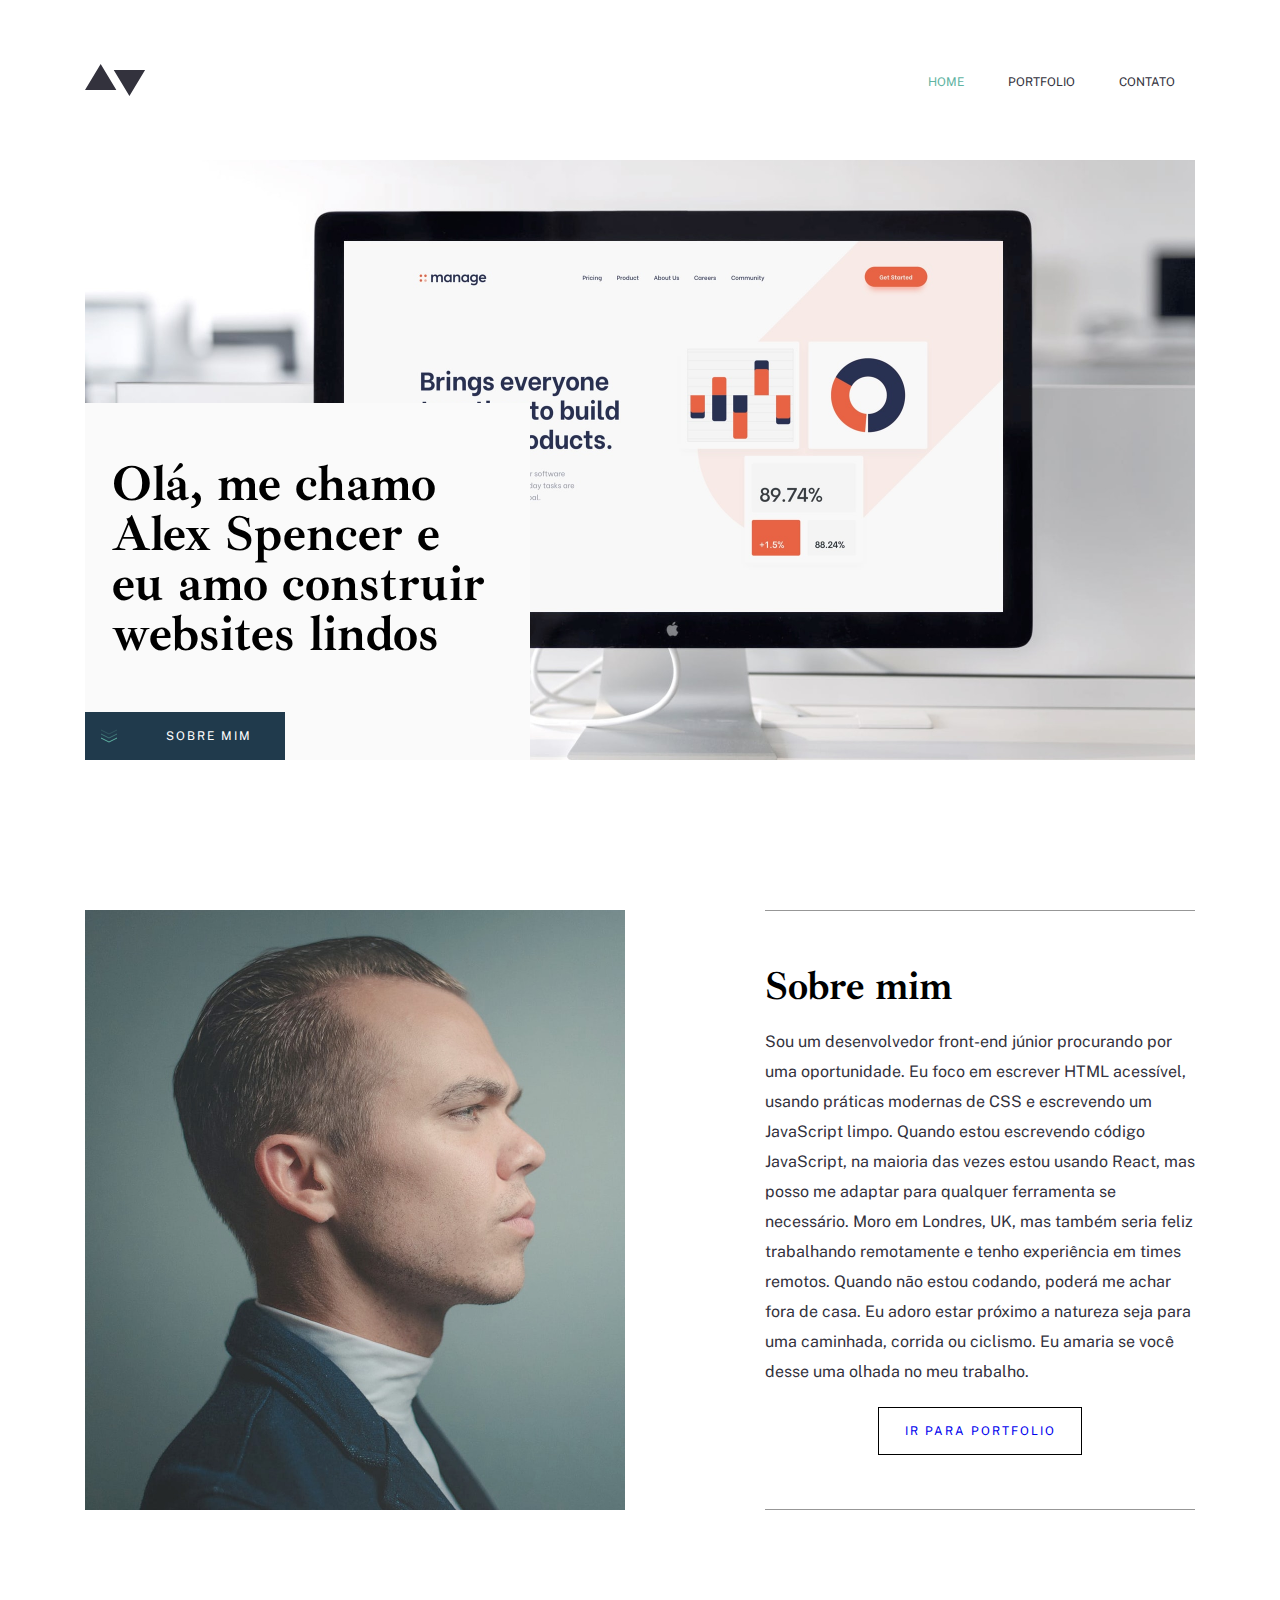
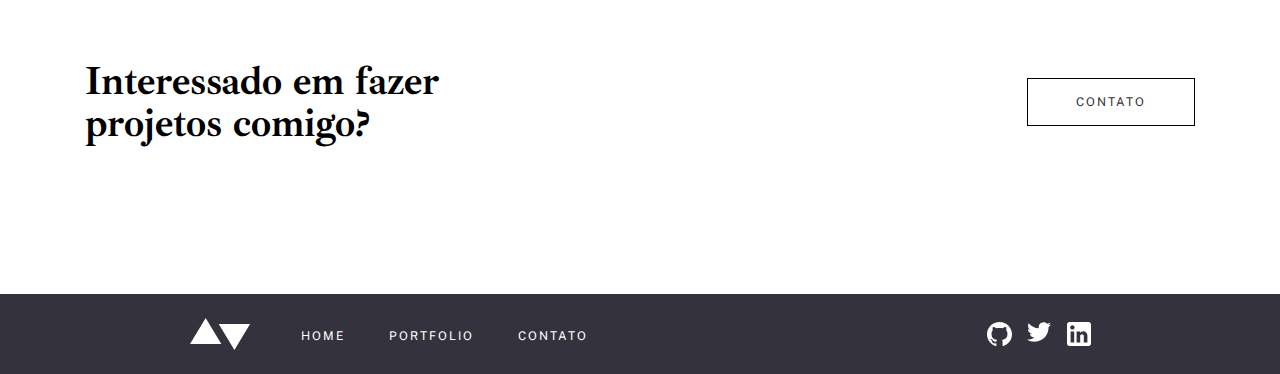
<file: index.html>
<!DOCTYPE html>
<html lang="pt-br">

<head>
    <meta charset="UTF-8">
    <meta http-equiv="X-UA-Compatible" content="IE=edge">
    <meta name="viewport" content="width=device-width, initial-scale=1.0">
    <title>Home</title>

    <link rel="stylesheet" href="./css/global.css">
    <link rel="stylesheet" href="style.css">

    <link rel="preconnect" href="https://fonts.googleapis.com">
    <link rel="preconnect" href="https://fonts.gstatic.com" crossorigin>
    <link
        href="https://fonts.googleapis.com/css2?family=Public+Sans:ital,wght@0,100;0,200;0,300;0,400;0,500;0,600;0,700;0,800;0,900;1,100;1,200;1,300;1,400;1,500;1,600;1,700;1,800;1,900&display=swap"
        rel="stylesheet">

    <link rel="preconnect" href="https://fonts.googleapis.com">
    <link rel="preconnect" href="https://fonts.gstatic.com" crossorigin>
    <link
        href="https://fonts.googleapis.com/css2?family=Ibarra+Real+Nova:ital,wght@0,400;0,500;0,600;0,700;1,400;1,500;1,600;1,700&display=swap"
        rel="stylesheet">
</head>

<body>
    <header>
        <div class="div-header">
            <img src="./assets/icons/Combined Shape.svg" alt="ícone setas combinadas">
            <nav class="nav-header font-family-public-sans">
                <a class="nav-home" href="./index.html">HOME</a>
                <a class="nav-portfolio" href="./pages/portfolio/index.html">PORTFOLIO</a>
                <a class="nav-contact" href="./pages/contato/index.html">CONTATO</a>
            </nav>
        </div>
    </header>
    <main>
        <section class="hero section">
            <img src="./assets/home/image-homepage-hero.jpg" alt="imagem de fundo da seção hero">
            <div class="ola">
                <p class="font-family-ibarra">Olá, me chamo Alex Spencer e eu amo construir websites lindos</p>
                <a class="card-about" href="#about">
                    <div class="card-about-image"><img src="./assets/icons/down-arrows.svg" alt="setas para baixo">
                    </div>
                    <div class="card-about-p font-family-public-sans">
                        SOBRE MIM
                    </div>
                </a>
            </div>
        </section>

        <section class="about section" id="about">
            <img class="section-img" src="./assets/home/image-homepage-profile.jpg" alt="foto de perfil">
            <div class="section-div">
                <div class="rectangle rectangle-up"></div>
                <div class="section-text">
                    <div class="section-text-titulo margin-bottom-20 font-family-ibarra">Sobre mim</div>
                    <div class="section-text-corpo margin-bottom-20 font-family-public-sans">Sou um desenvolvedor
                        front-end júnior
                        procurando por uma
                        oportunidade. Eu foco em escrever HTML acessível, usando práticas modernas de CSS e escrevendo
                        um JavaScript limpo. Quando estou escrevendo código JavaScript, na maioria das vezes estou
                        usando React, mas posso me adaptar para qualquer ferramenta se necessário.
                        Moro em Londres, UK, mas também seria feliz trabalhando remotamente e tenho experiência em times
                        remotos. Quando não estou codando, poderá me achar fora de casa. Eu adoro estar próximo a
                        natureza seja para uma caminhada, corrida ou ciclismo. Eu amaria se você desse uma olhada no meu
                        trabalho.
                    </div>
                    <a class="section-text-botton font-family-public-sans" href="./pages/portfolio/index.html">Ir para
                        portfolio</a>
                </div>
                <div class="rectangle rectangle-down"></div>
            </div>
        </section>
    </main>
    <footer>
        <div class="contact">
            <div class="contact-interest font-family-ibarra">Interessado em fazer projetos comigo?</div>
            <a class="contact-button font-family-public-sans" href="./pages/contato/index.html">contato</a>
        </div>
        <div class="div-footer">
            <div class="div-footer-navs">
                <img src="./assets/icons/Combined Shape 2.svg" alt="ícone setas combinadas">
                <nav class="nav-footer font-family-public-sans">
                    <a href="#">HOME</a>
                    <a href="./pages/portfolio/index.html">PORTFOLIO</a>
                    <a href="./pages/contato/index.html">CONTATO</a>
                </nav>
            </div>
            <div class="div-socials">
                <a href="https://github.com/vitordacio" target="_blank"><img src="./assets/icons/github-light.svg"
                        alt="GitHub"></a>
                <a href=""><img src="./assets/icons/twitter-light.svg" alt="Twitter"></a>
                <a href="https://www.linkedin.com/in/vitordacio/" target="_blank"><img
                        src="./assets/icons/linkedin-light.svg" alt="Linkedin"></a>
            </div>
        </div>
    </footer>
</body>

</html>
</file>
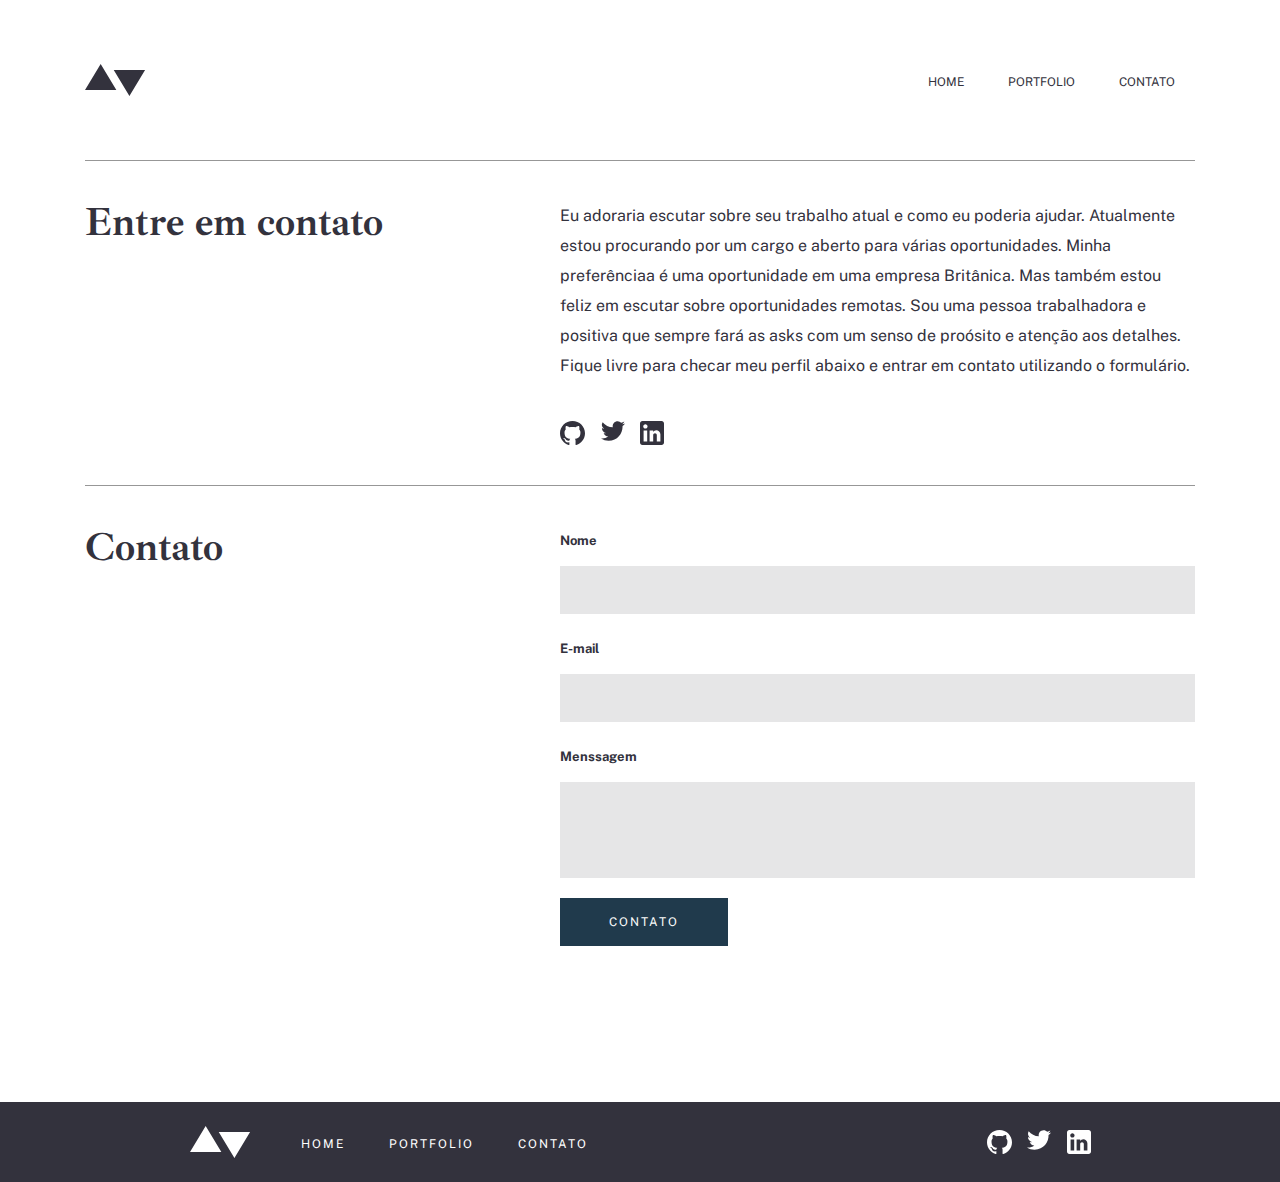
<file: pages/contato/index.html>
<!DOCTYPE html>
<html lang="pt-br">

<head>
    <meta charset="UTF-8">
    <meta http-equiv="X-UA-Compatible" content="IE=edge">
    <meta name="viewport" content="width=device-width, initial-scale=1.0">
    <title>Contato</title>

    <link rel="stylesheet" href="../../css/global.css">
    <link rel="stylesheet" href="style.css">

    <link rel="preconnect" href="https://fonts.googleapis.com">
    <link rel="preconnect" href="https://fonts.gstatic.com" crossorigin>
    <link
        href="https://fonts.googleapis.com/css2?family=Public+Sans:ital,wght@0,100;0,200;0,300;0,400;0,500;0,600;0,700;0,800;0,900;1,100;1,200;1,300;1,400;1,500;1,600;1,700;1,800;1,900&display=swap"
        rel="stylesheet">

    <link rel="preconnect" href="https://fonts.googleapis.com">
    <link rel="preconnect" href="https://fonts.gstatic.com" crossorigin>
    <link
        href="https://fonts.googleapis.com/css2?family=Ibarra+Real+Nova:ital,wght@0,400;0,500;0,600;0,700;1,400;1,500;1,600;1,700&display=swap"
        rel="stylesheet">
</head>

<body>
    <header>
        <div class="div-header">
            <img src="../../assets/icons/Combined Shape.svg" alt="ícone setas combinadas">
            <nav class="nav-header font-family-public-sans">
                <a class="nav-home" href="../../index.html">HOME</a>
                <a class="nav-portfolio" href="../portfolio/index.html">PORTFOLIO</a>
                <a class="nav-contact" href="../contato/index.html">CONTATO</a>
            </nav>
        </div>
    </header>
    <main>
        <div class="rectangle-contact margin-bottom-40"></div>
        <div class="contact-section entry">
            <h1 class="font-family-ibarra">Entre em contato</h1>
            <div class="entry-right font-family-public-sans">
                <p class="margin-bottom-40">Eu adoraria escutar sobre seu trabalho atual e como eu poderia ajudar.
                    Atualmente estou procurando
                    por um cargo e aberto para várias oportunidades. Minha preferênciaa é uma oportunidade em uma
                    empresa Britânica. Mas também estou feliz em escutar sobre oportunidades remotas. Sou uma pessoa
                    trabalhadora e positiva que sempre fará as asks com um senso de proósito e atenção aos detalhes.
                    Fique livre para checar meu perfil abaixo e entrar em contato utilizando o formulário.</p>
                <div class="div-socials margin-bottom-40">
                    <a href="https://github.com/vitordacio" target="_blank"><img
                            src="../../assets/icons/github-dark.svg" alt="GitHub"></a>
                    <a href=""><img src="../../assets/icons/twitter-dark.svg" alt="Twitter"></a>
                    <a href="https://www.linkedin.com/in/vitordacio/" target="_blank"><img
                            src="../../assets/icons/linkedin-dark.svg" alt="Linkedin"></a>
                </div>
            </div>
        </div>
        <div class="rectangle-contact margin-bottom-40"></div>
        <div class="contact-section receive margin-bottom-150">
            <h1 class="font-family-ibarra">Contato</h1>
            <div class="input-contact font-family-public-sans">
                <div class="contact-name margin-bottom-20">
                    <h2 class="margin-bottom-10">Nome</h2><input type="text">
                </div>
                <div class="contact-email margin-bottom-20">
                    <h2 class="margin-bottom-10">E-mail</h2><input type="text">
                </div>
                <div class="contact-message margin-bottom-20">
                    <h2 class="margin-bottom-10">Menssagem</h2><input type="text">
                </div>
                <a class="contact-button font-family-public-sans" href="">contato</a>
            </div>
        </div>
    </main>
    <footer>
        <div class="div-footer">
            <div class="div-footer-navs">
                <img src="../../assets/icons/Combined Shape 2.svg" alt="ícone setas combinadas">
                <nav class="nav-footer font-family-public-sans">
                    <a href="../../index.html">HOME</a>
                    <a href="../portfolio/index.html">PORTFOLIO</a>
                    <a href="#">CONTATO</a>
                </nav>
            </div>
            <div class="div-socials">
                <a href="https://github.com/vitordacio" target="_blank"><img src="../../assets/icons/github-light.svg"
                        alt="GitHub"></a>
                <a href=""><img src="../../assets/icons/twitter-light.svg" alt="Twitter"></a>
                <a href="https://www.linkedin.com/in/vitordacio/" target="_blank"><img
                        src="../../assets/icons/linkedin-light.svg" alt="Linkedin"></a>
            </div>
        </div>
    </footer>
</body>

</html>
</file>
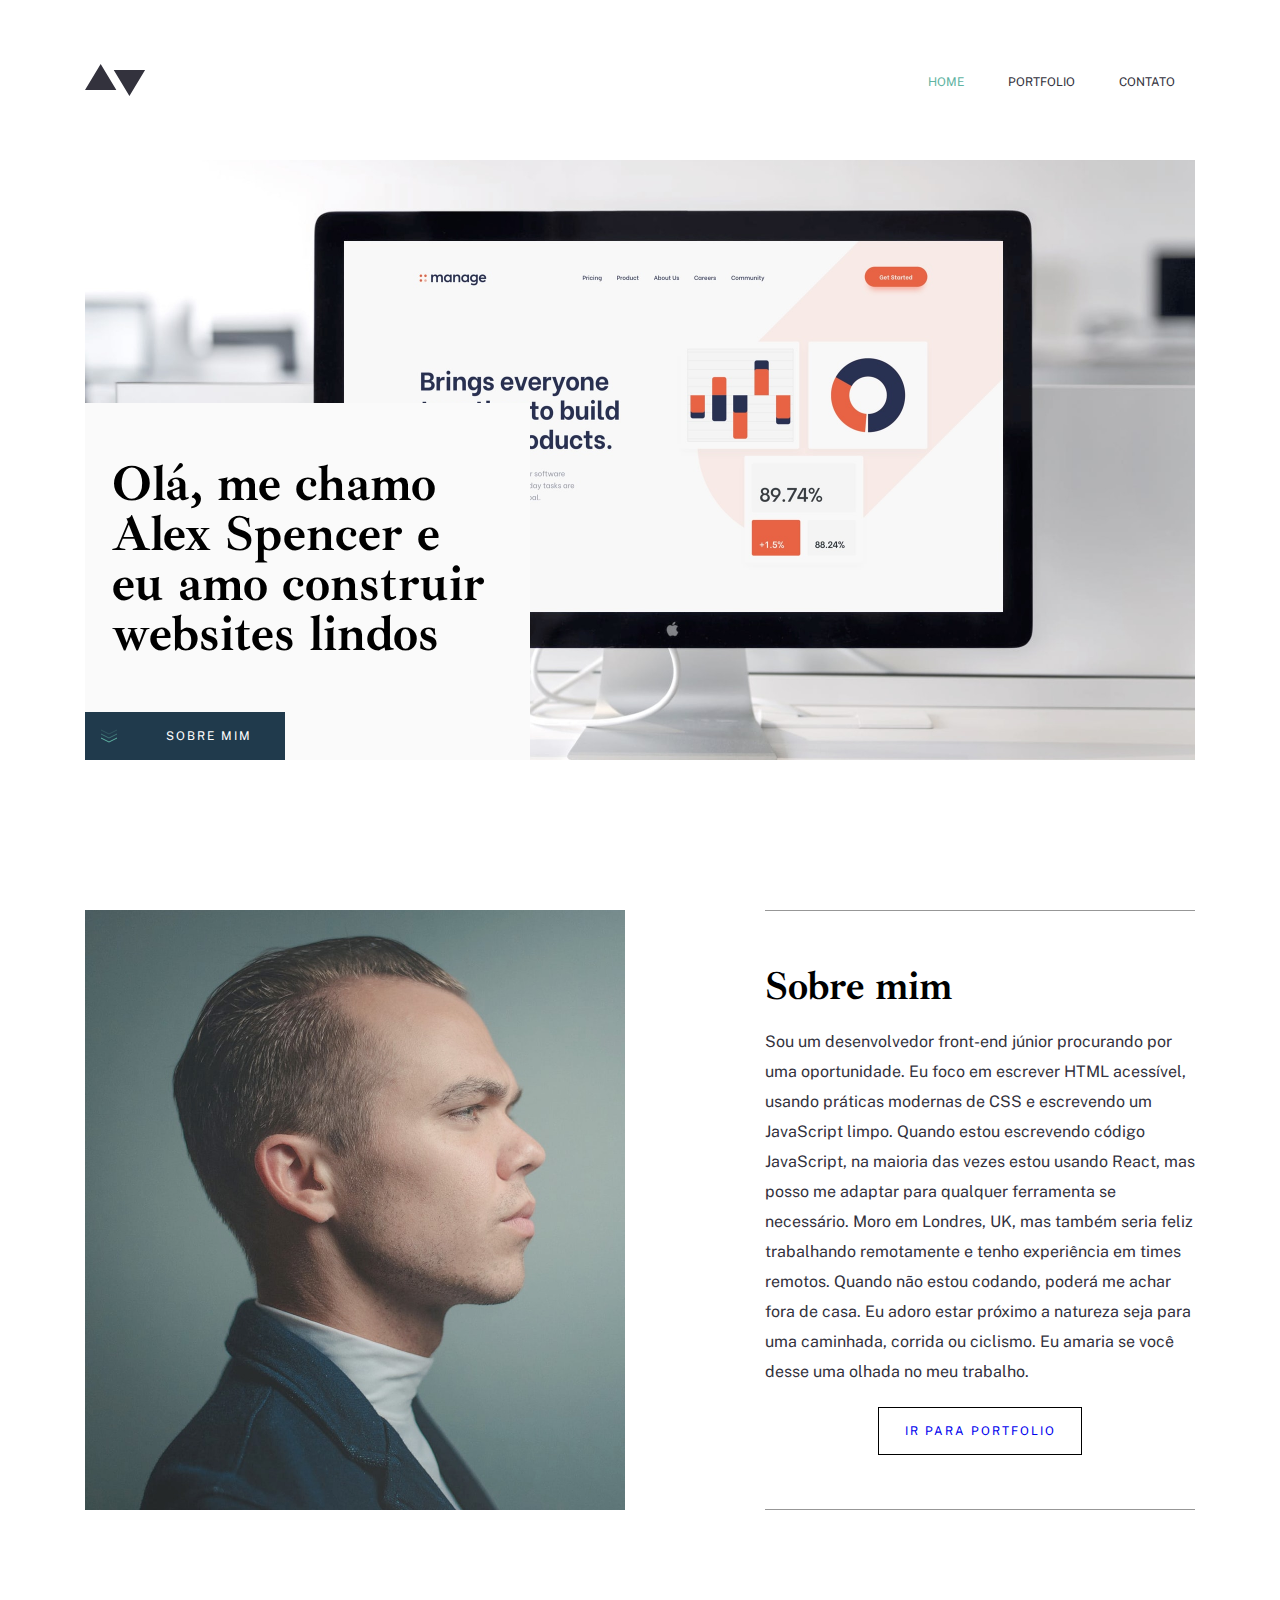
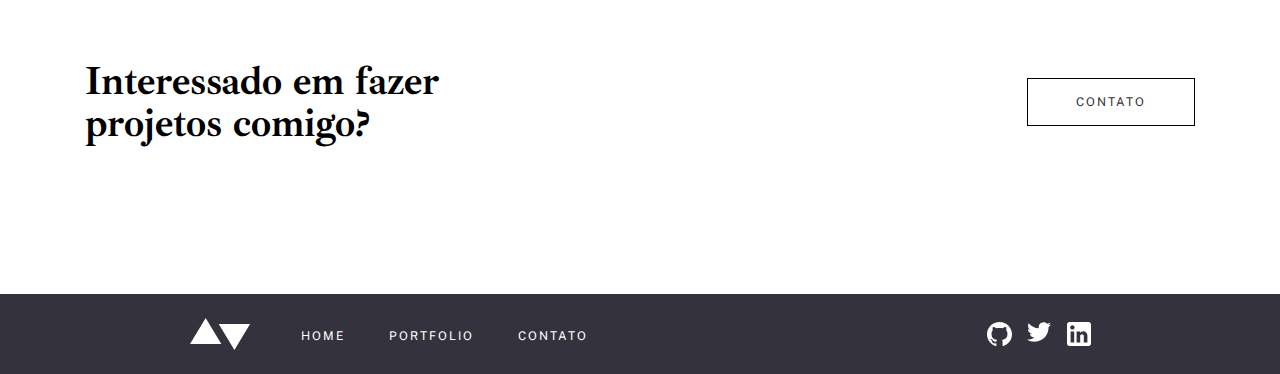
<file: pages/home/index.html>
<!DOCTYPE html>
<html lang="pt-br">

<head>
    <meta charset="UTF-8">
    <meta http-equiv="X-UA-Compatible" content="IE=edge">
    <meta name="viewport" content="width=device-width, initial-scale=1.0">
    <title>Home</title>

    <link rel="stylesheet" href="../../css/global.css">
    <link rel="stylesheet" href="style.css">

    <link rel="preconnect" href="https://fonts.googleapis.com">
    <link rel="preconnect" href="https://fonts.gstatic.com" crossorigin>
    <link
        href="https://fonts.googleapis.com/css2?family=Public+Sans:ital,wght@0,100;0,200;0,300;0,400;0,500;0,600;0,700;0,800;0,900;1,100;1,200;1,300;1,400;1,500;1,600;1,700;1,800;1,900&display=swap"
        rel="stylesheet">

    <link rel="preconnect" href="https://fonts.googleapis.com">
    <link rel="preconnect" href="https://fonts.gstatic.com" crossorigin>
    <link
        href="https://fonts.googleapis.com/css2?family=Ibarra+Real+Nova:ital,wght@0,400;0,500;0,600;0,700;1,400;1,500;1,600;1,700&display=swap"
        rel="stylesheet">
</head>

<body>
    <header>
        <div class="div-header">
            <img src="../../assets/icons/Combined Shape.svg" alt="ícone setas combinadas">
            <nav class="nav-header font-family-public-sans">
                <a class="nav-home" href="../home/index.html">HOME</a>
                <a class="nav-portfolio" href="../portfolio/index.html">PORTFOLIO</a>
                <a class="nav-contact" href="../contato/index.html">CONTATO</a>
            </nav>
        </div>
    </header>
    <main>
        <section class="hero section">
            <img src="../../assets/home/image-homepage-hero.jpg" alt="imagem de fundo da seção hero">
            <div class="ola">
                <p class="font-family-ibarra">Olá, me chamo Alex Spencer e eu amo construir websites lindos</p>
                <a class="card-about" href="#about">
                    <div class="card-about-image"><img src="../../assets/icons/down-arrows.svg" alt="setas para baixo">
                    </div>
                    <div class="card-about-p font-family-public-sans">
                        SOBRE MIM
                    </div>
                </a>
            </div>
        </section>

        <section class="about section" id="about">
            <img class="section-img" src="../../assets/home/image-homepage-profile.jpg" alt="foto de perfil">
            <div class="section-div">
                <div class="rectangle rectangle-up"></div>
                <div class="section-text">
                    <div class="section-text-titulo margin-bottom-20 font-family-ibarra">Sobre mim</div>
                    <div class="section-text-corpo margin-bottom-20 font-family-public-sans">Sou um desenvolvedor
                        front-end júnior
                        procurando por uma
                        oportunidade. Eu foco em escrever HTML acessível, usando práticas modernas de CSS e escrevendo
                        um JavaScript limpo. Quando estou escrevendo código JavaScript, na maioria das vezes estou
                        usando React, mas posso me adaptar para qualquer ferramenta se necessário.
                        Moro em Londres, UK, mas também seria feliz trabalhando remotamente e tenho experiência em times
                        remotos. Quando não estou codando, poderá me achar fora de casa. Eu adoro estar próximo a
                        natureza seja para uma caminhada, corrida ou ciclismo. Eu amaria se você desse uma olhada no meu
                        trabalho.
                    </div>
                    <a class="section-text-botton font-family-public-sans" href="../portfolio/index.html">Ir para
                        portfolio</a>
                </div>
                <div class="rectangle rectangle-down"></div>
            </div>
        </section>
    </main>
    <footer>
        <div class="contact">
            <div class="contact-interest font-family-ibarra">Interessado em fazer projetos comigo?</div>
            <a class="contact-button font-family-public-sans" href="../contato/index.html">contato</a>
        </div>
        <div class="div-footer">
            <div class="div-footer-navs">
                <img src="../../assets/icons/Combined Shape 2.svg" alt="ícone setas combinadas">
                <nav class="nav-footer font-family-public-sans">
                    <a href="#">HOME</a>
                    <a href="../portfolio/index.html">PORTFOLIO</a>
                    <a href="../contato/index.html">CONTATO</a>
                </nav>
            </div>
            <div class="div-socials">
                <a href="https://github.com/vitordacio" target="_blank"><img src="../../assets/icons/github-light.svg"
                        alt="GitHub"></a>
                <a href=""><img src="../../assets/icons/twitter-light.svg" alt="Twitter"></a>
                <a href="https://www.linkedin.com/in/vitordacio/" target="_blank"><img
                        src="../../assets/icons/linkedin-light.svg" alt="Linkedin"></a>
            </div>
        </div>
    </footer>
</body>

</html>
</file>
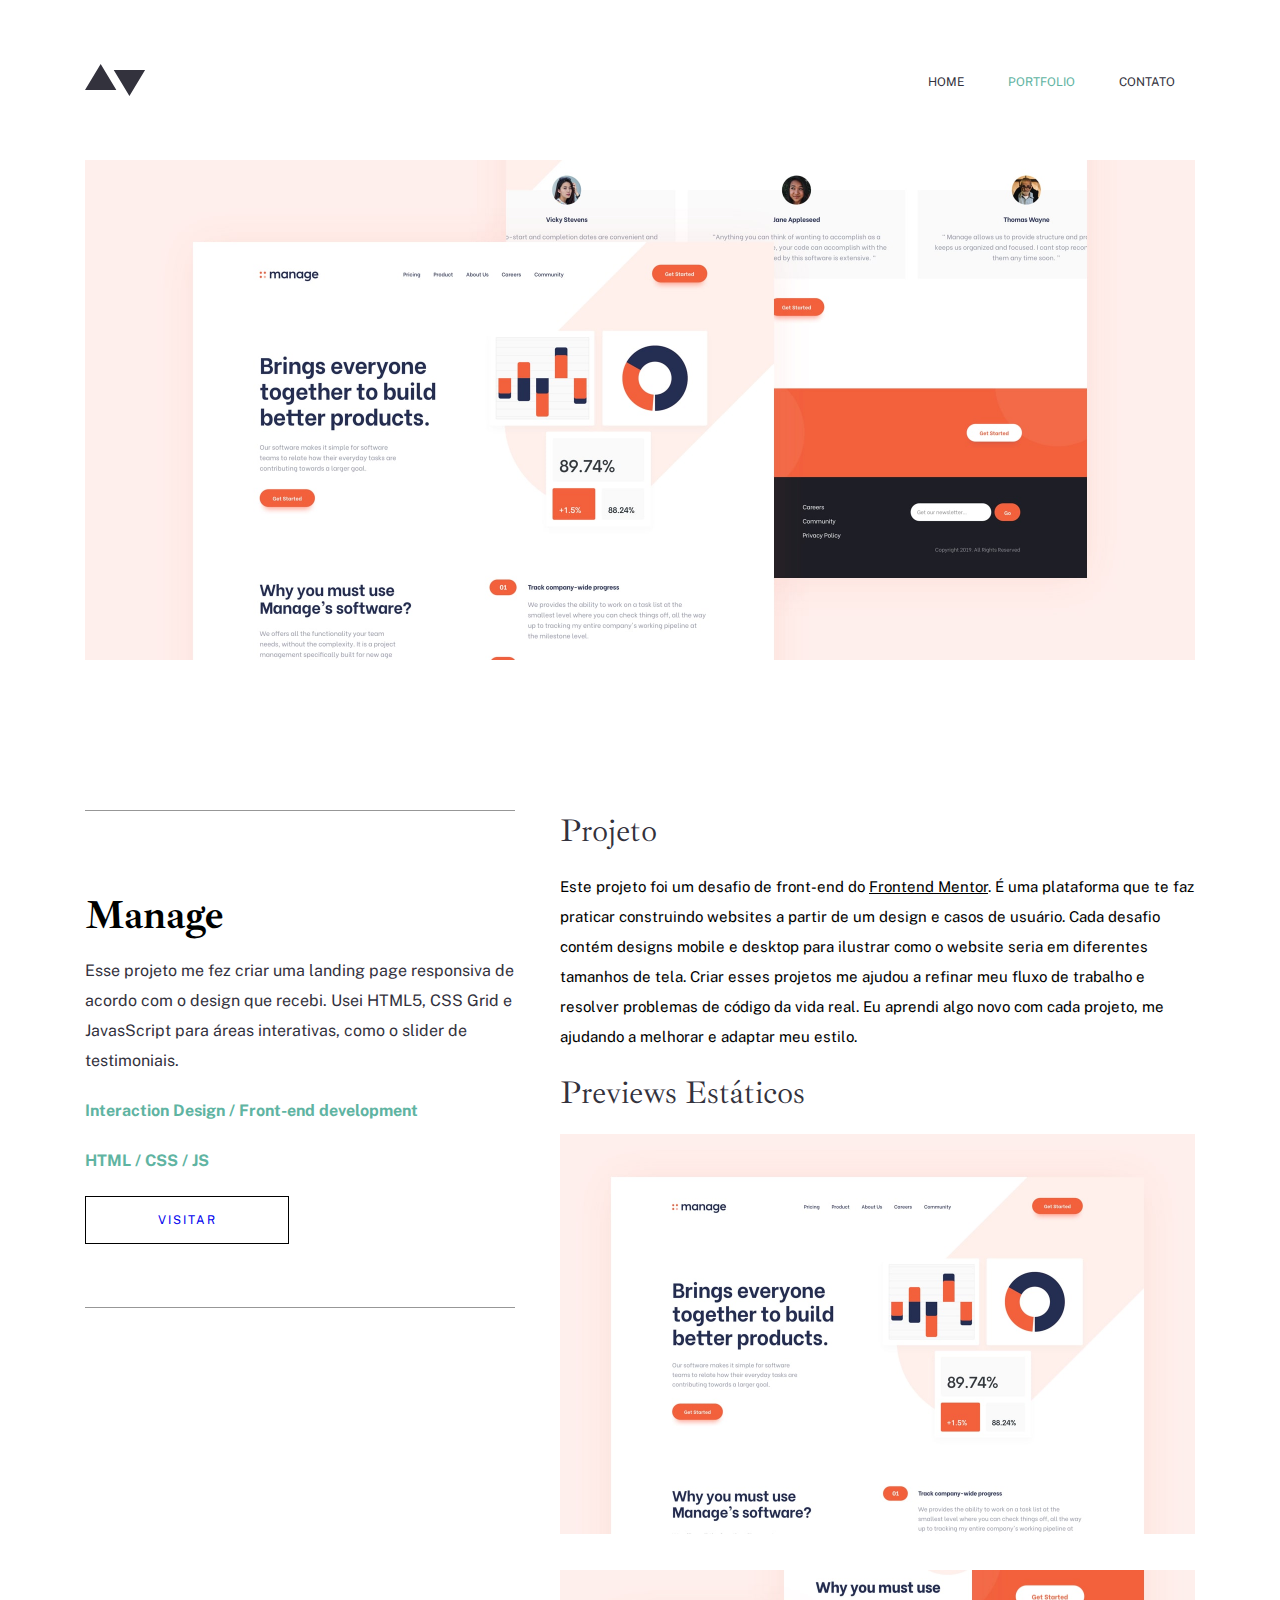
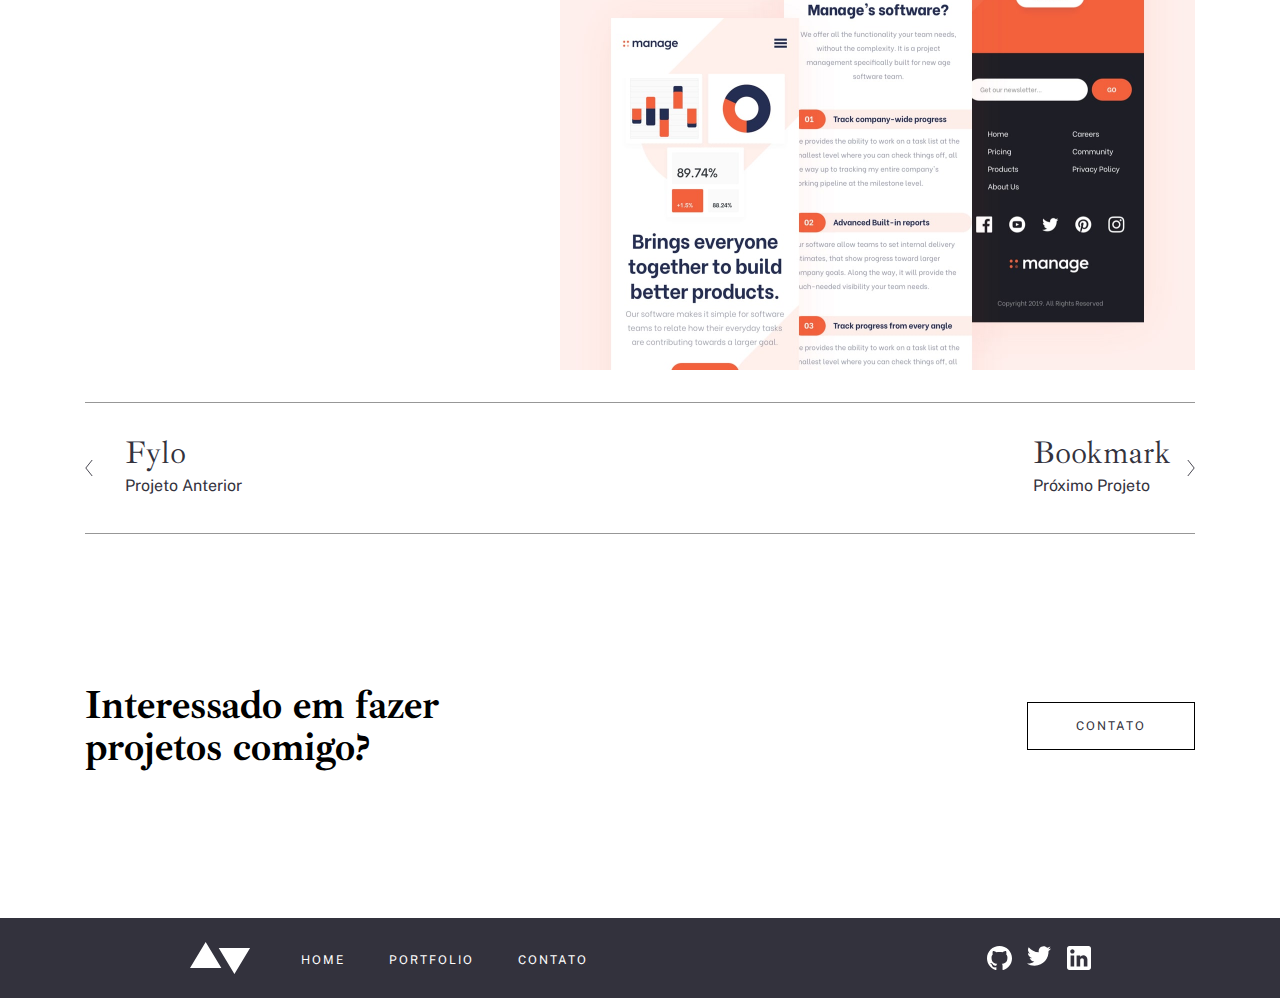
<file: pages/portfolio-01-manage/index.html>
<!DOCTYPE html>
<html lang="pt-br">

<head>
    <meta charset="UTF-8">
    <meta http-equiv="X-UA-Compatible" content="IE=edge">
    <meta name="viewport" content="width=device-width, initial-scale=1.0">
    <title>Manage</title>

    <link rel="stylesheet" href="../../css/global.css">
    <link rel="stylesheet" href="style.css">

    <link rel="preconnect" href="https://fonts.googleapis.com">
    <link rel="preconnect" href="https://fonts.gstatic.com" crossorigin>
    <link
        href="https://fonts.googleapis.com/css2?family=Public+Sans:ital,wght@0,100;0,200;0,300;0,400;0,500;0,600;0,700;0,800;0,900;1,100;1,200;1,300;1,400;1,500;1,600;1,700;1,800;1,900&display=swap"
        rel="stylesheet">

    <link rel="preconnect" href="https://fonts.googleapis.com">
    <link rel="preconnect" href="https://fonts.gstatic.com" crossorigin>
    <link
        href="https://fonts.googleapis.com/css2?family=Ibarra+Real+Nova:ital,wght@0,400;0,500;0,600;0,700;1,400;1,500;1,600;1,700&display=swap"
        rel="stylesheet">
</head>

<body>
    <header>
        <div class="div-header">
            <img src="../../assets/icons/Combined Shape.svg" alt="ícone setas combinadas">
            <nav class="nav-header font-family-public-sans">
                <a class="nav-home" href="../../index.html">HOME</a>
                <a class="nav-portfolio" href="../portfolio/index.html">PORTFOLIO</a>
                <a class="nav-contact" href="../contato/index.html">CONTATO</a>
            </nav>
        </div>
    </header>
    <main>
        <img class="port-img margin-bottom-150" src="../../assets/portfolio/manage/image-manage-hero.jpg" alt="">
        <div class="port">
            <div class="section-div-port">
                <div class="rectangle margin-bottom-20"></div>
                <div class="section-text">
                    <div class="section-text-titulo margin-bottom-20 font-family-ibarra">Manage</div>
                    <div class="section-text-corpo margin-bottom-20 font-family-public-sans">Esse projeto me fez criar
                        uma landing page responsiva de acordo com o design que recebi. Usei HTML5, CSS Grid e
                        JavasScript para áreas interativas, como o slider de testimoniais.
                    </div>
                    <a class="section-text-links margin-bottom-20 font-family-public-sans" href="">Interaction Design /
                        Front-end
                        development</a>
                    <a class="section-text-links margin-bottom-20 font-family-public-sans" href="">HTML / CSS / JS</a>
                    <a class="section-text-botton font-family-public-sans" href="#">visitar</a>
                </div>
                <div class="rectangle"></div>
            </div>
            <div class="port-right">
                <div class="port-right-project">
                    <div class="port-right-project-title margin-bottom-20 font-family-ibarra">Projeto</div>
                    <div class="port-right-project-p margin-bottom-20 font-family-public-sans">Este projeto foi um
                        desafio de front-end do <span>Frontend Mentor</span>. É uma plataforma que te faz praticar
                        construindo
                        websites a partir de um design e casos de usuário. Cada desafio contém designs mobile e desktop
                        para ilustrar como o website seria em diferentes tamanhos de tela. Criar esses projetos me
                        ajudou a refinar meu fluxo de trabalho e resolver problemas de código da vida real. Eu aprendi
                        algo novo com cada projeto, me ajudando a melhorar e adaptar meu estilo.</div>
                </div>
                <div class="port-right-previews">
                    <div class="port-right-project-title margin-bottom-20 font-family-ibarra">Previews Estáticos</div>
                    <img class="port-right-previews-img" src="../../assets/portfolio/manage/image-manage-preview-1.jpg"
                        alt="preview1">
                    <img class="port-right-previews-img" src="../../assets/portfolio/manage/image-manage-preview-2.jpg"
                        alt="preview2">
                </div>
            </div>
        </div>
    </main>
    <footer>
        <div class="nav-port">
            <div class="rectangle rectangle-port"></div>
            <div class="nav-port-content">
                <div class="nav-port-preview-next">
                    <a href="../../pages/portfolio-04-fylo/index.html"><img src="../../assets/icons/arrow-left.svg"
                            alt="">
                        <div class="nav-port-preview-next-text">
                            <h1 class="font-family-ibarra">Fylo</h1>
                            <p class="font-family-public-sans">Projeto Anterior</p>
                        </div>
                    </a>
                </div>
                <div class="nav-port-preview-next">
                    <a href="../../pages/portfolio-02-bookmark/index.html">
                        <div class="nav-port-preview-next-text">
                            <h1 class="font-family-ibarra">Bookmark</h1>
                            <p class="font-family-public-sans">Próximo Projeto</p>
                        </div>
                        <img src="../../assets/icons/arrow-right.svg" alt="">
                    </a>
                </div>
            </div>
            <div class="rectangle rectangle-port"></div>
        </div>
        <div class="contact">
            <div class="contact-interest font-family-ibarra">Interessado em fazer projetos comigo?</div>
            <a class="contact-button font-family-public-sans" href="../contato/index.html">contato</a>
        </div>
        <div class="div-footer">
            <div class="div-footer-navs">
                <img src="../../assets/icons/Combined Shape 2.svg" alt="ícone setas combinadas">
                <nav class="nav-footer font-family-public-sans">
                    <a href="../../index.html">HOME</a>
                    <a href="../portfolio/index.html">PORTFOLIO</a>
                    <a href="../contato/index.html">CONTATO</a>
                </nav>
            </div>
            <div class="div-socials">
                <a href="https://github.com/vitordacio" target="_blank"><img src="../../assets/icons/github-light.svg"
                        alt="GitHub"></a>
                <a href=""><img src="../../assets/icons/twitter-light.svg" alt="Twitter"></a>
                <a href="https://www.linkedin.com/in/vitordacio/" target="_blank"><img
                        src="../../assets/icons/linkedin-light.svg" alt="Linkedin"></a>
            </div>
        </div>
    </footer>
</body>

</html>
</file>
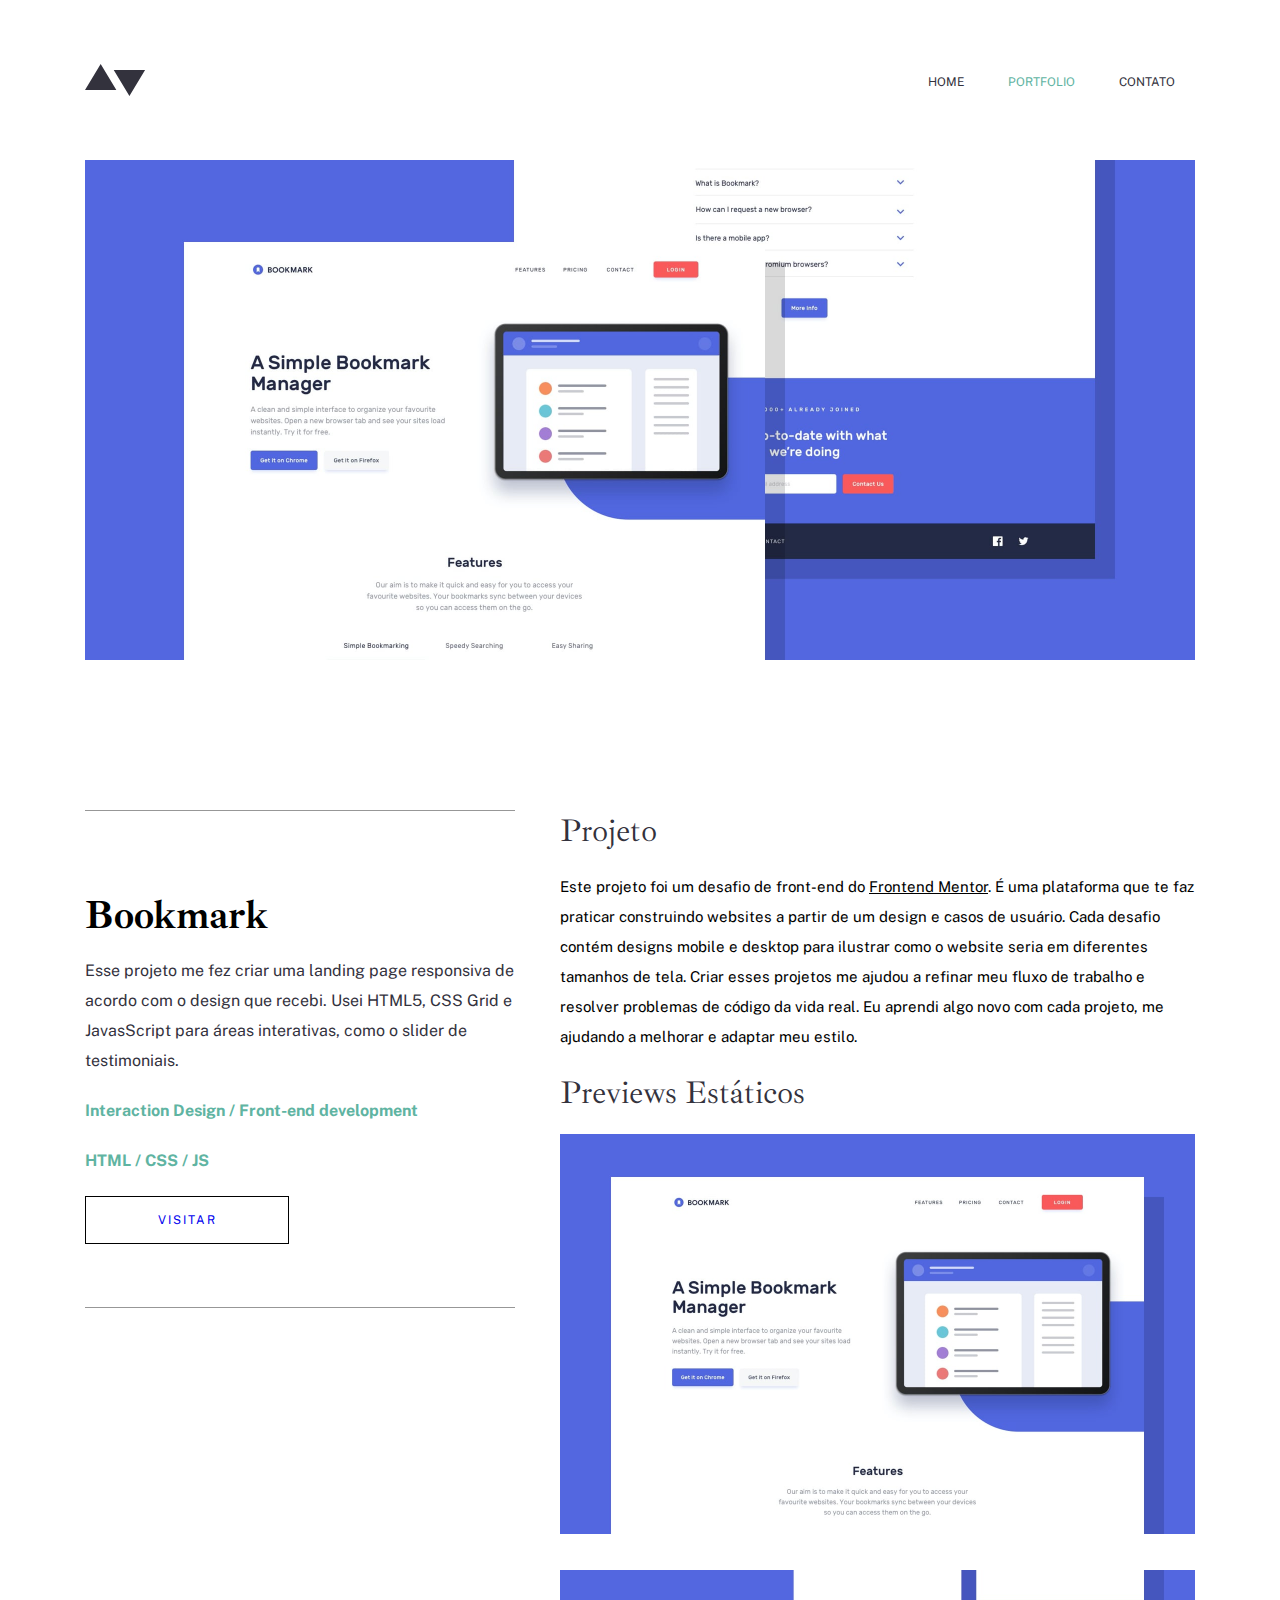
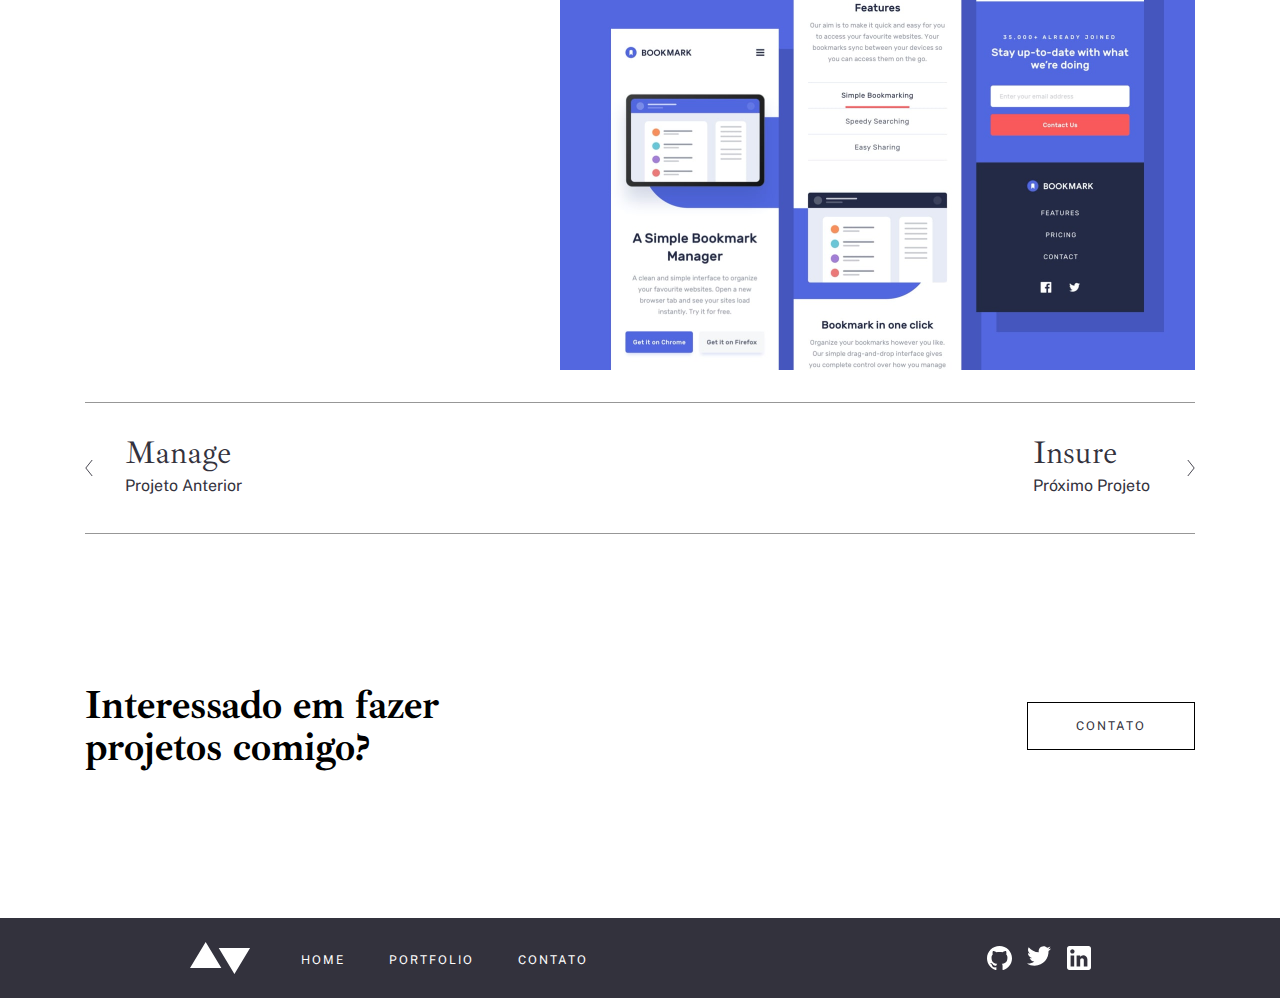
<file: pages/portfolio-02-bookmark/index.html>
<!DOCTYPE html>
<html lang="pt-br">

<head>
    <meta charset="UTF-8">
    <meta http-equiv="X-UA-Compatible" content="IE=edge">
    <meta name="viewport" content="width=device-width, initial-scale=1.0">
    <title>Bookmark</title>

    <link rel="stylesheet" href="../../css/global.css">
    <link rel="stylesheet" href="style.css">

    <link rel="preconnect" href="https://fonts.googleapis.com">
    <link rel="preconnect" href="https://fonts.gstatic.com" crossorigin>
    <link
        href="https://fonts.googleapis.com/css2?family=Public+Sans:ital,wght@0,100;0,200;0,300;0,400;0,500;0,600;0,700;0,800;0,900;1,100;1,200;1,300;1,400;1,500;1,600;1,700;1,800;1,900&display=swap"
        rel="stylesheet">

    <link rel="preconnect" href="https://fonts.googleapis.com">
    <link rel="preconnect" href="https://fonts.gstatic.com" crossorigin>
    <link
        href="https://fonts.googleapis.com/css2?family=Ibarra+Real+Nova:ital,wght@0,400;0,500;0,600;0,700;1,400;1,500;1,600;1,700&display=swap"
        rel="stylesheet">
</head>

<body>
    <header>
        <div class="div-header">
            <img src="../../assets/icons/Combined Shape.svg" alt="ícone setas combinadas">
            <nav class="nav-header font-family-public-sans">
                <a class="nav-home" href="../../index.html">HOME</a>
                <a class="nav-portfolio" href="../portfolio/index.html">PORTFOLIO</a>
                <a class="nav-contact" href="../contato/index.html">CONTATO</a>
            </nav>
        </div>
    </header>
    <main>
        <img class="port-img margin-bottom-150" src="../../assets/portfolio/bookmark/image-bookmark-hero.jpg" alt="">
        <div class="port">
            <div class="section-div-port">
                <div class="rectangle margin-bottom-20"></div>
                <div class="section-text">
                    <div class="section-text-titulo margin-bottom-20 font-family-ibarra">Bookmark</div>
                    <div class="section-text-corpo margin-bottom-20 font-family-public-sans">Esse projeto me fez criar
                        uma landing page responsiva de acordo com o design que recebi. Usei HTML5, CSS Grid e
                        JavasScript para áreas interativas, como o slider de testimoniais.
                    </div>
                    <a class="section-text-links margin-bottom-20 font-family-public-sans" href="">Interaction Design /
                        Front-end
                        development</a>
                    <a class="section-text-links margin-bottom-20 font-family-public-sans" href="">HTML / CSS / JS</a>
                    <a class="section-text-botton font-family-public-sans" href="#">visitar</a>
                </div>
                <div class="rectangle"></div>
            </div>
            <div class="port-right">
                <div class="port-right-project">
                    <div class="port-right-project-title margin-bottom-20 font-family-ibarra">Projeto</div>
                    <div class="port-right-project-p margin-bottom-20 font-family-public-sans">Este projeto foi um
                        desafio de front-end do <span>Frontend Mentor</span>. É uma plataforma que te faz praticar
                        construindo
                        websites a partir de um design e casos de usuário. Cada desafio contém designs mobile e desktop
                        para ilustrar como o website seria em diferentes tamanhos de tela. Criar esses projetos me
                        ajudou a refinar meu fluxo de trabalho e resolver problemas de código da vida real. Eu aprendi
                        algo novo com cada projeto, me ajudando a melhorar e adaptar meu estilo.</div>
                </div>
                <div class="port-right-previews">
                    <div class="port-right-project-title margin-bottom-20 font-family-ibarra">Previews Estáticos</div>
                    <img class="port-right-previews-img"
                        src="../../assets/portfolio/bookmark/image-bookmark-preview-1.jpg" alt="bookmark-preview1">
                    <img class="port-right-previews-img"
                        src="../../assets/portfolio/bookmark/image-bookmark-preview-2.jpg" alt="bookmark-preview2">
                </div>
            </div>
        </div>
    </main>
    <footer>
        <div class="nav-port">
            <div class="rectangle rectangle-port"></div>
            <div class="nav-port-content">
                <div class="nav-port-preview-next">
                    <a href="../../pages/portfolio-01-manage/index.html"><img src="../../assets/icons/arrow-left.svg"
                            alt="">
                        <div class="nav-port-preview-next-text">
                            <h1 class="font-family-ibarra">Manage</h1>
                            <p class="font-family-public-sans">Projeto Anterior</p>
                        </div>
                    </a>
                </div>
                <div class="nav-port-preview-next">
                    <a href="../../pages/portfolio-03-insure/index.html">
                        <div class="nav-port-preview-next-text">
                            <h1 class="font-family-ibarra">Insure</h1>
                            <p class="font-family-public-sans">Próximo Projeto</p>
                        </div>
                        <img src="../../assets/icons/arrow-right.svg" alt="">
                    </a>
                </div>
            </div>
            <div class="rectangle rectangle-port"></div>
        </div>
        <div class="contact">
            <div class="contact-interest font-family-ibarra">Interessado em fazer projetos comigo?</div>
            <a class="contact-button font-family-public-sans" href="../contato/index.html">contato</a>
        </div>
        <div class="div-footer">
            <div class="div-footer-navs">
                <img src="../../assets/icons/Combined Shape 2.svg" alt="ícone setas combinadas">
                <nav class="nav-footer font-family-public-sans">
                    <a href="../../index.html">HOME</a>
                    <a href="../portfolio/index.html">PORTFOLIO</a>
                    <a href="../contato/index.html">CONTATO</a>
                </nav>
            </div>
            <div class="div-socials">
                <a href="https://github.com/vitordacio" target="_blank"><img src="../../assets/icons/github-light.svg"
                        alt="GitHub"></a>
                <a href=""><img src="../../assets/icons/twitter-light.svg" alt="Twitter"></a>
                <a href="https://www.linkedin.com/in/vitordacio/" target="_blank"><img
                        src="../../assets/icons/linkedin-light.svg" alt="Linkedin"></a>
            </div>
        </div>
    </footer>
</body>

</html>
</file>
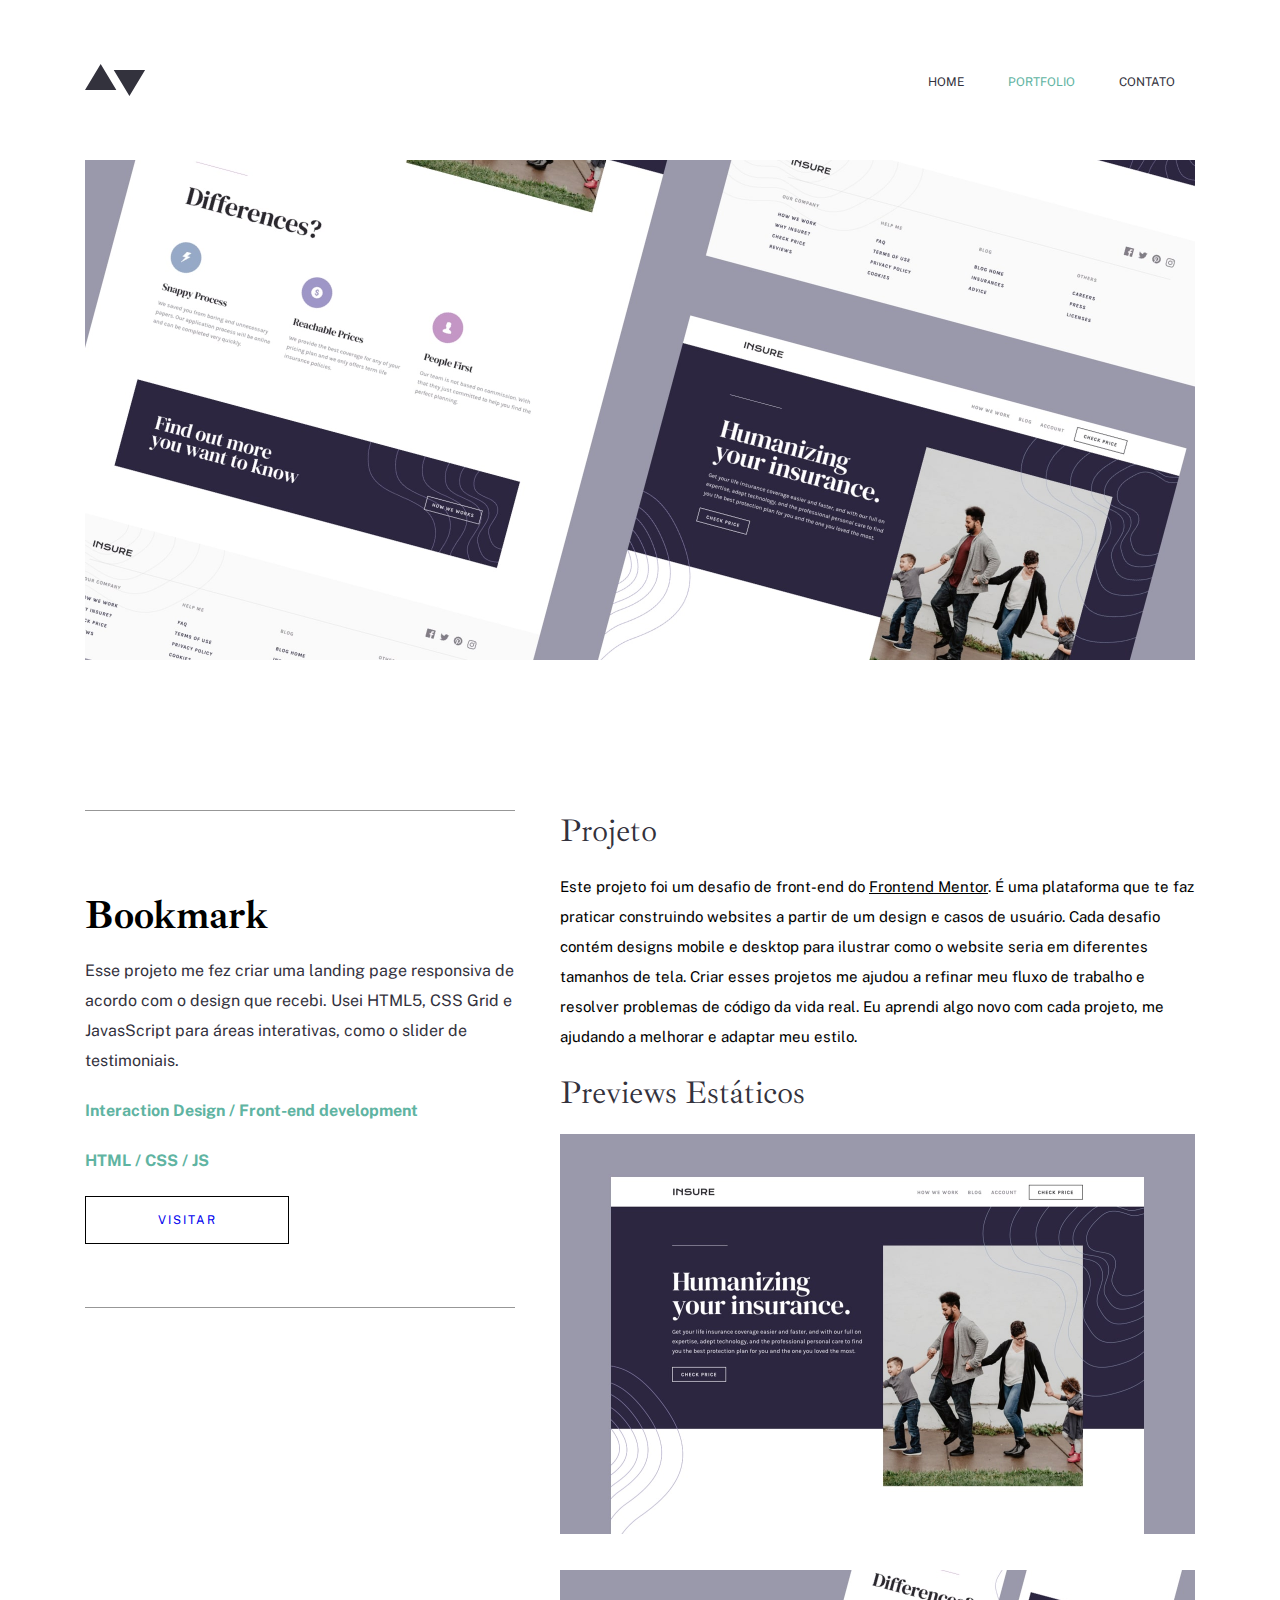
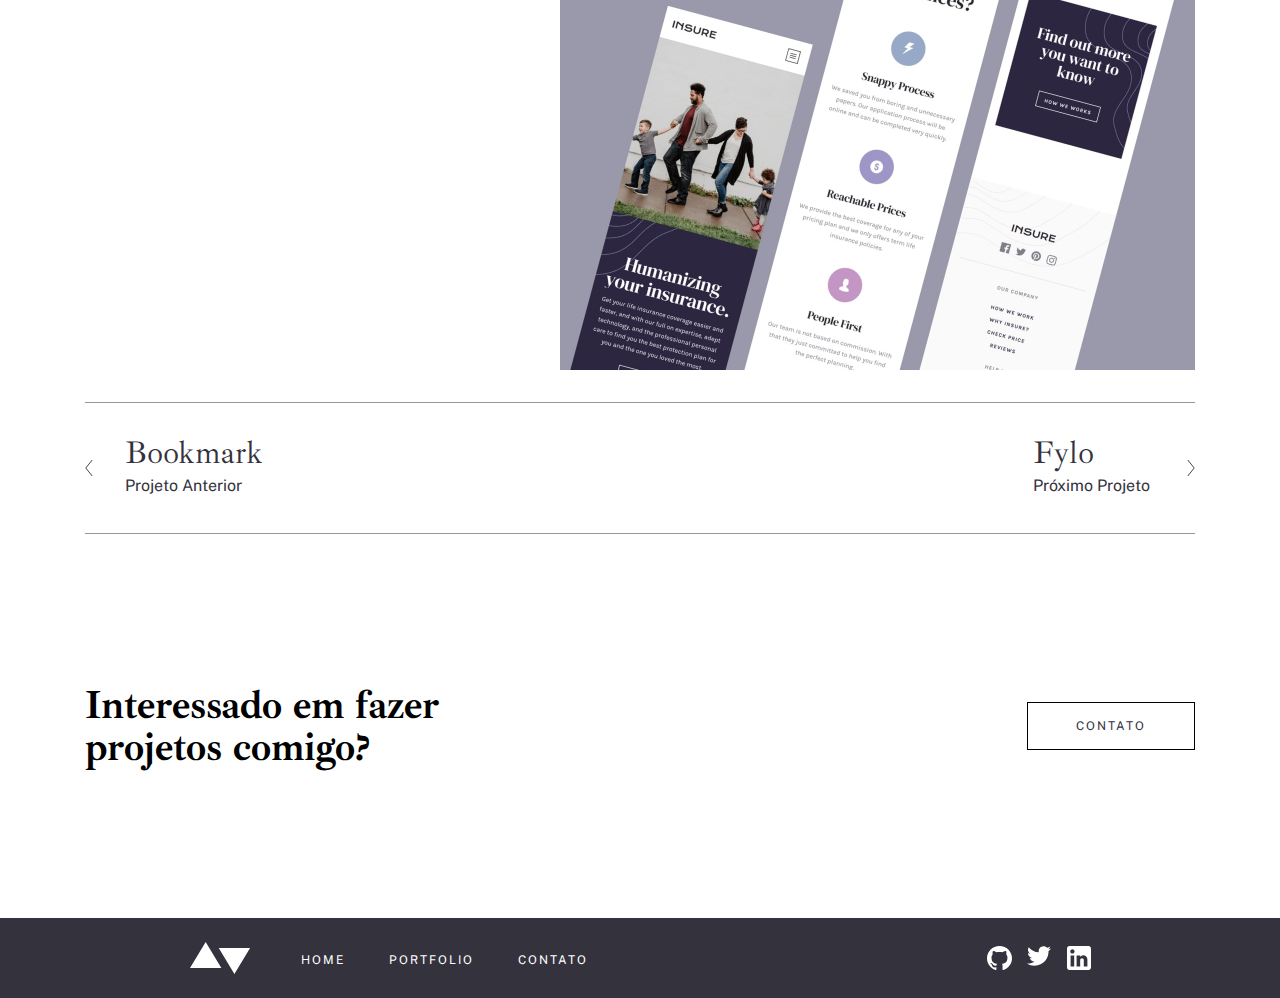
<file: pages/portfolio-03-insure/index.html>
<!DOCTYPE html>
<html lang="pt-br">

<head>
    <meta charset="UTF-8">
    <meta http-equiv="X-UA-Compatible" content="IE=edge">
    <meta name="viewport" content="width=device-width, initial-scale=1.0">
    <title>Insure</title>

    <link rel="stylesheet" href="../../css/global.css">
    <link rel="stylesheet" href="style.css">

    <link rel="preconnect" href="https://fonts.googleapis.com">
    <link rel="preconnect" href="https://fonts.gstatic.com" crossorigin>
    <link
        href="https://fonts.googleapis.com/css2?family=Public+Sans:ital,wght@0,100;0,200;0,300;0,400;0,500;0,600;0,700;0,800;0,900;1,100;1,200;1,300;1,400;1,500;1,600;1,700;1,800;1,900&display=swap"
        rel="stylesheet">

    <link rel="preconnect" href="https://fonts.googleapis.com">
    <link rel="preconnect" href="https://fonts.gstatic.com" crossorigin>
    <link
        href="https://fonts.googleapis.com/css2?family=Ibarra+Real+Nova:ital,wght@0,400;0,500;0,600;0,700;1,400;1,500;1,600;1,700&display=swap"
        rel="stylesheet">
</head>

<body>
    <header>
        <div class="div-header">
            <img src="../../assets/icons/Combined Shape.svg" alt="ícone setas combinadas">
            <nav class="nav-header font-family-public-sans">
                <a class="nav-home" href="../../index.html">HOME</a>
                <a class="nav-portfolio" href="../portfolio/index.html">PORTFOLIO</a>
                <a class="nav-contact" href="../contato/index.html">CONTATO</a>
            </nav>
        </div>
    </header>
    <main>
        <img class="port-img margin-bottom-150" src="../../assets/portfolio/insure/image-insure-hero.jpg" alt="">
        <div class="port">
            <div class="section-div-port">
                <div class="rectangle margin-bottom-20"></div>
                <div class="section-text">
                    <div class="section-text-titulo margin-bottom-20 font-family-ibarra">Bookmark</div>
                    <div class="section-text-corpo margin-bottom-20 font-family-public-sans">Esse projeto me fez criar
                        uma landing page responsiva de acordo com o design que recebi. Usei HTML5, CSS Grid e
                        JavasScript para áreas interativas, como o slider de testimoniais.
                    </div>
                    <a class="section-text-links margin-bottom-20 font-family-public-sans" href="">Interaction Design /
                        Front-end
                        development</a>
                    <a class="section-text-links margin-bottom-20 font-family-public-sans" href="">HTML / CSS / JS</a>
                    <a class="section-text-botton font-family-public-sans" href="#">visitar</a>
                </div>
                <div class="rectangle"></div>
            </div>
            <div class="port-right">
                <div class="port-right-project">
                    <div class="port-right-project-title margin-bottom-20 font-family-ibarra">Projeto</div>
                    <div class="port-right-project-p margin-bottom-20 font-family-public-sans">Este projeto foi um
                        desafio de front-end do <span>Frontend Mentor</span>. É uma plataforma que te faz praticar
                        construindo
                        websites a partir de um design e casos de usuário. Cada desafio contém designs mobile e desktop
                        para ilustrar como o website seria em diferentes tamanhos de tela. Criar esses projetos me
                        ajudou a refinar meu fluxo de trabalho e resolver problemas de código da vida real. Eu aprendi
                        algo novo com cada projeto, me ajudando a melhorar e adaptar meu estilo.</div>
                </div>
                <div class="port-right-previews">
                    <div class="port-right-project-title margin-bottom-20 font-family-ibarra">Previews Estáticos</div>
                    <img class="port-right-previews-img" src="../../assets/portfolio/insure/image-insure-preview-1.jpg"
                        alt="bookmark-preview1">
                    <img class="port-right-previews-img" src="../../assets/portfolio/insure/image-insure-preview-2.jpg"
                        alt="bookmark-preview2">
                </div>
            </div>
        </div>
    </main>
    <footer>
        <div class="nav-port">
            <div class="rectangle rectangle-port"></div>
            <div class="nav-port-content">
                <div class="nav-port-preview-next">
                    <a href="../../pages/portfolio-02-bookmark/index.html"><img src="../../assets/icons/arrow-left.svg"
                            alt="">
                        <div class="nav-port-preview-next-text">
                            <h1 class="font-family-ibarra">Bookmark</h1>
                            <p class="font-family-public-sans">Projeto Anterior</p>
                        </div>
                    </a>
                </div>
                <div class="nav-port-preview-next">
                    <a href="../../pages/portfolio-04-fylo/index.html">
                        <div class="nav-port-preview-next-text">
                            <h1 class="font-family-ibarra">Fylo</h1>
                            <p class="font-family-public-sans">Próximo Projeto</p>
                        </div>
                        <img src="../../assets/icons/arrow-right.svg" alt="">
                    </a>
                </div>
            </div>
            <div class="rectangle rectangle-port"></div>
        </div>
        <div class="contact">
            <div class="contact-interest font-family-ibarra">Interessado em fazer projetos comigo?</div>
            <a class="contact-button font-family-public-sans" href="../contato/index.html">contato</a>
        </div>
        <div class="div-footer">
            <div class="div-footer-navs">
                <img src="../../assets/icons/Combined Shape 2.svg" alt="ícone setas combinadas">
                <nav class="nav-footer font-family-public-sans">
                    <a href="../../index.html">HOME</a>
                    <a href="../portfolio/index.html">PORTFOLIO</a>
                    <a href="../contato/index.html">CONTATO</a>
                </nav>
            </div>
            <div class="div-socials">
                <a href="https://github.com/vitordacio" target="_blank"><img src="../../assets/icons/github-light.svg"
                        alt="GitHub"></a>
                <a href=""><img src="../../assets/icons/twitter-light.svg" alt="Twitter"></a>
                <a href="https://www.linkedin.com/in/vitordacio/" target="_blank"><img
                        src="../../assets/icons/linkedin-light.svg" alt="Linkedin"></a>
            </div>
        </div>
    </footer>
</body>

</html>
</file>
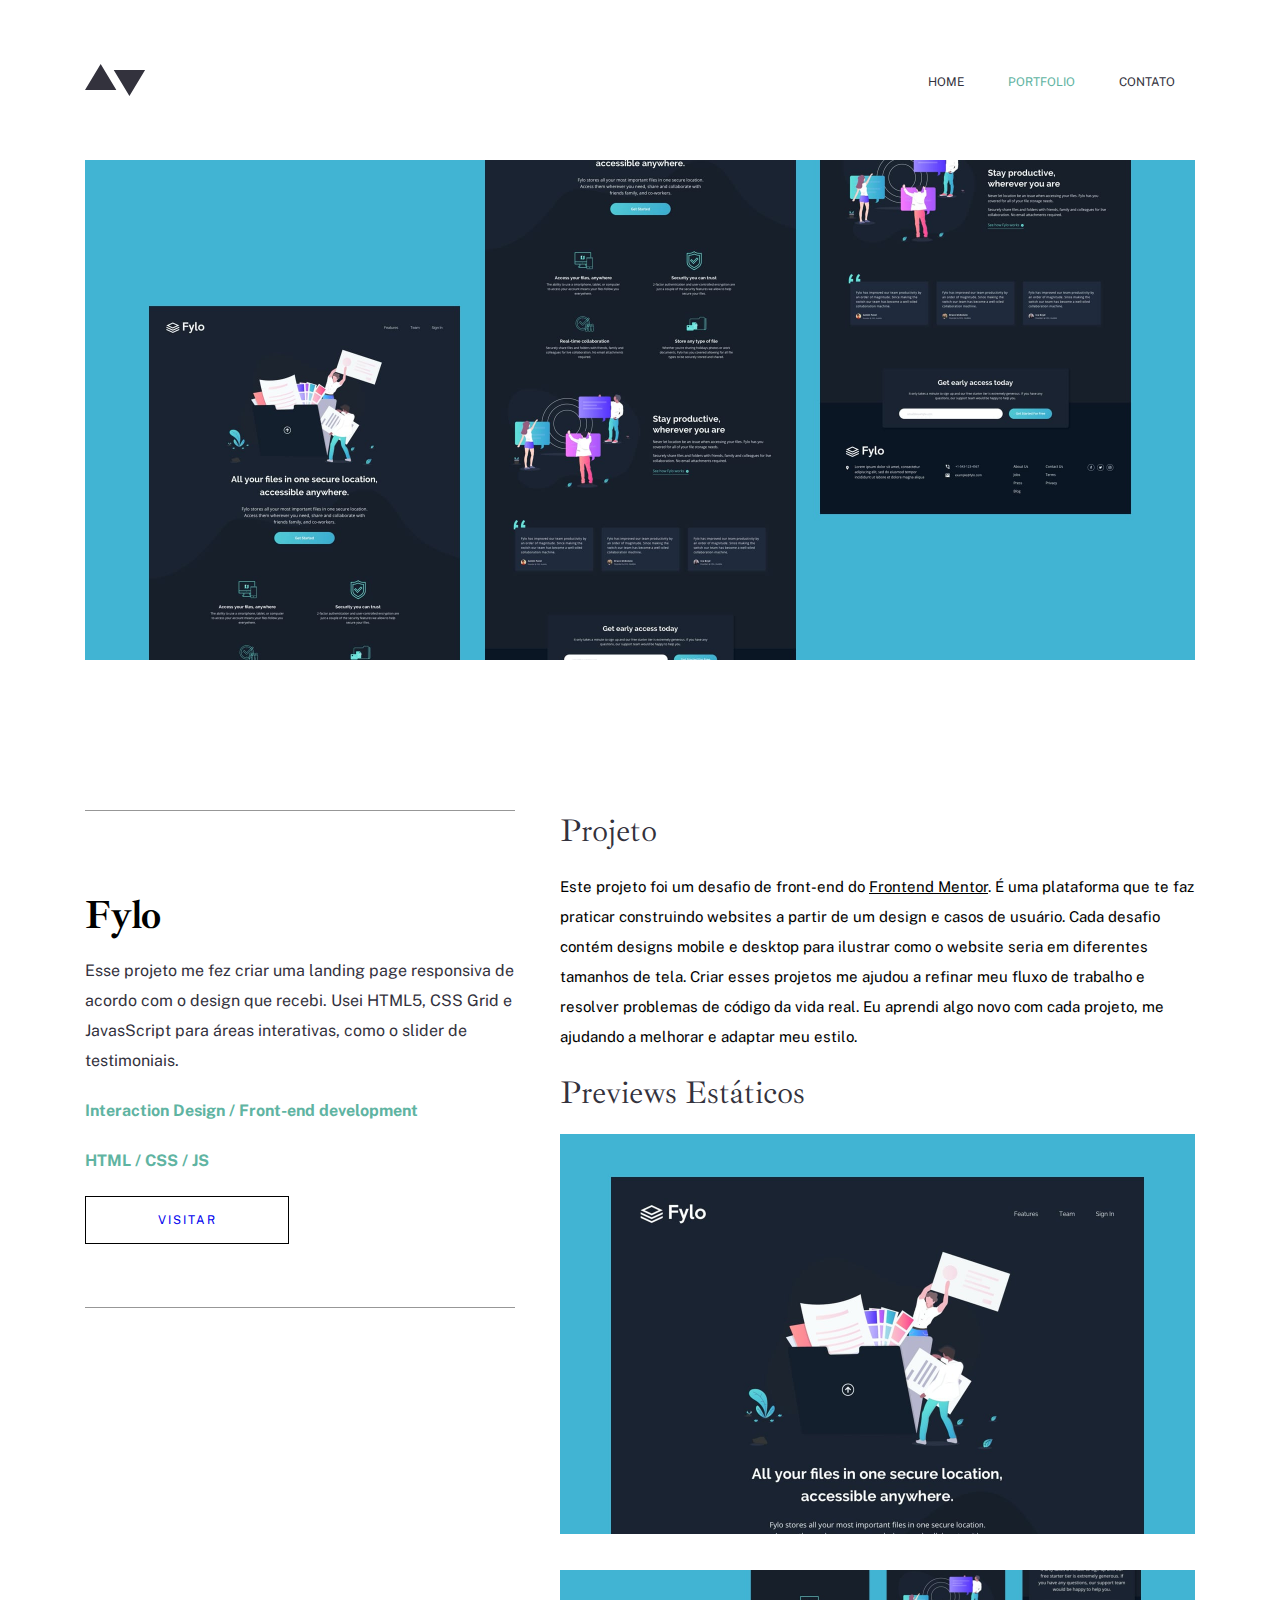
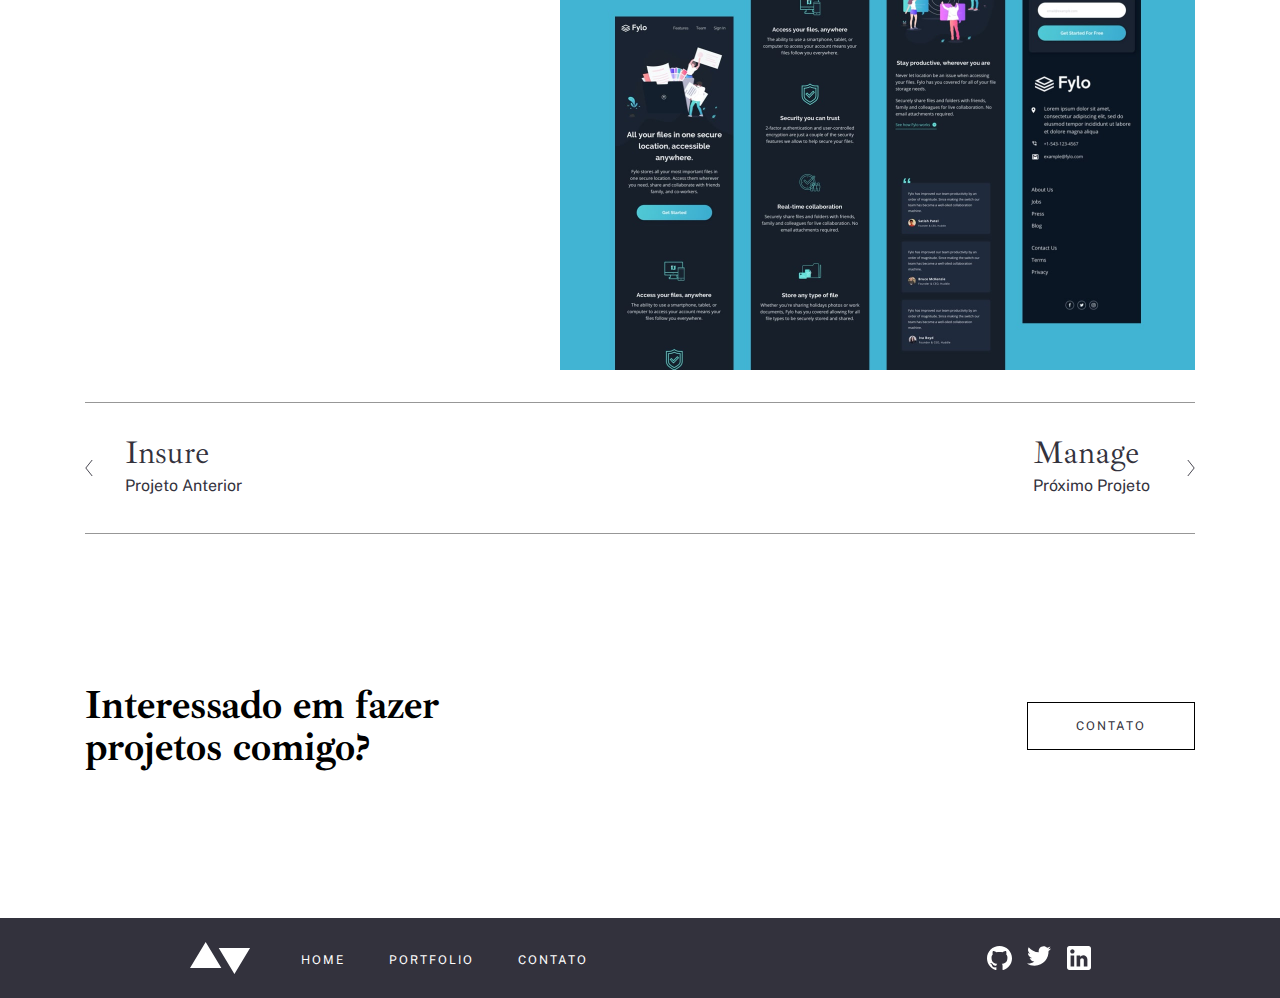
<file: pages/portfolio-04-fylo/index.html>
<!DOCTYPE html>
<html lang="pt-br">

<head>
    <meta charset="UTF-8">
    <meta http-equiv="X-UA-Compatible" content="IE=edge">
    <meta name="viewport" content="width=device-width, initial-scale=1.0">
    <title>Fylo</title>

    <link rel="stylesheet" href="../../css/global.css">
    <link rel="stylesheet" href="style.css">

    <link rel="preconnect" href="https://fonts.googleapis.com">
    <link rel="preconnect" href="https://fonts.gstatic.com" crossorigin>
    <link
        href="https://fonts.googleapis.com/css2?family=Public+Sans:ital,wght@0,100;0,200;0,300;0,400;0,500;0,600;0,700;0,800;0,900;1,100;1,200;1,300;1,400;1,500;1,600;1,700;1,800;1,900&display=swap"
        rel="stylesheet">

    <link rel="preconnect" href="https://fonts.googleapis.com">
    <link rel="preconnect" href="https://fonts.gstatic.com" crossorigin>
    <link
        href="https://fonts.googleapis.com/css2?family=Ibarra+Real+Nova:ital,wght@0,400;0,500;0,600;0,700;1,400;1,500;1,600;1,700&display=swap"
        rel="stylesheet">
</head>

<body>
    <header>
        <div class="div-header">
            <img src="../../assets/icons/Combined Shape.svg" alt="ícone setas combinadas">
            <nav class="nav-header font-family-public-sans">
                <a class="nav-home" href="../../index.html">HOME</a>
                <a class="nav-portfolio" href="../portfolio/index.html">PORTFOLIO</a>
                <a class="nav-contact" href="../contato/index.html">CONTATO</a>
            </nav>
        </div>
    </header>
    <main>
        <img class="port-img margin-bottom-150" src="../../assets/portfolio/fylo/image-fylo-hero.jpg" alt="">
        <div class="port">
            <div class="section-div-port">
                <div class="rectangle margin-bottom-20"></div>
                <div class="section-text">
                    <div class="section-text-titulo margin-bottom-20 font-family-ibarra">Fylo</div>
                    <div class="section-text-corpo margin-bottom-20 font-family-public-sans">Esse projeto me fez criar
                        uma landing page responsiva de acordo com o design que recebi. Usei HTML5, CSS Grid e
                        JavasScript para áreas interativas, como o slider de testimoniais.
                    </div>
                    <a class="section-text-links margin-bottom-20 font-family-public-sans" href="">Interaction Design /
                        Front-end
                        development</a>
                    <a class="section-text-links margin-bottom-20 font-family-public-sans" href="">HTML / CSS / JS</a>
                    <a class="section-text-botton font-family-public-sans" href="#">visitar</a>
                </div>
                <div class="rectangle"></div>
            </div>
            <div class="port-right">
                <div class="port-right-project">
                    <div class="port-right-project-title margin-bottom-20 font-family-ibarra">Projeto</div>
                    <div class="port-right-project-p margin-bottom-20 font-family-public-sans">Este projeto foi um
                        desafio de front-end do <span>Frontend Mentor</span>. É uma plataforma que te faz praticar
                        construindo
                        websites a partir de um design e casos de usuário. Cada desafio contém designs mobile e desktop
                        para ilustrar como o website seria em diferentes tamanhos de tela. Criar esses projetos me
                        ajudou a refinar meu fluxo de trabalho e resolver problemas de código da vida real. Eu aprendi
                        algo novo com cada projeto, me ajudando a melhorar e adaptar meu estilo.</div>
                </div>
                <div class="port-right-previews">
                    <div class="port-right-project-title margin-bottom-20 font-family-ibarra">Previews Estáticos</div>
                    <img class="port-right-previews-img" src="../../assets/portfolio/fylo/image-fylo-preview-1.jpg"
                        alt="bookmark-preview1">
                    <img class="port-right-previews-img" src="../../assets/portfolio/fylo/image-fylo-preview-2.jpg"
                        alt="bookmark-preview2">
                </div>
            </div>
        </div>
    </main>
    <footer>
        <div class="nav-port">
            <div class="rectangle rectangle-port"></div>
            <div class="nav-port-content">
                <div class="nav-port-preview-next">
                    <a href="../../pages/portfolio-03-insure/index.html"><img src="../../assets/icons/arrow-left.svg"
                            alt="">
                        <div class="nav-port-preview-next-text">
                            <h1 class="font-family-ibarra">Insure</h1>
                            <p class="font-family-public-sans">Projeto Anterior</p>
                        </div>
                    </a>
                </div>
                <div class="nav-port-preview-next">
                    <a href="../../pages/portfolio-01-manage/index.html">
                        <div class="nav-port-preview-next-text">
                            <h1 class="font-family-ibarra">Manage</h1>
                            <p class="font-family-public-sans">Próximo Projeto</p>
                        </div>
                        <img src="../../assets/icons/arrow-right.svg" alt="">
                    </a>
                </div>
            </div>
            <div class="rectangle rectangle-port"></div>
        </div>
        <div class="contact">
            <div class="contact-interest font-family-ibarra">Interessado em fazer projetos comigo?</div>
            <a class="contact-button font-family-public-sans" href="../contato/index.html">contato</a>
        </div>
        <div class="div-footer">
            <div class="div-footer-navs">
                <img src="../../assets/icons/Combined Shape 2.svg" alt="ícone setas combinadas">
                <nav class="nav-footer font-family-public-sans">
                    <a href="../../index.html">HOME</a>
                    <a href="../portfolio/index.html">PORTFOLIO</a>
                    <a href="../contato/index.html">CONTATO</a>
                </nav>
            </div>
            <div class="div-socials">
                <a href="https://github.com/vitordacio" target="_blank"><img src="../../assets/icons/github-light.svg"
                        alt="GitHub"></a>
                <a href=""><img src="../../assets/icons/twitter-light.svg" alt="Twitter"></a>
                <a href="https://www.linkedin.com/in/vitordacio/" target="_blank"><img
                        src="../../assets/icons/linkedin-light.svg" alt="Linkedin"></a>
            </div>
        </div>
    </footer>
</body>

</html>
</file>
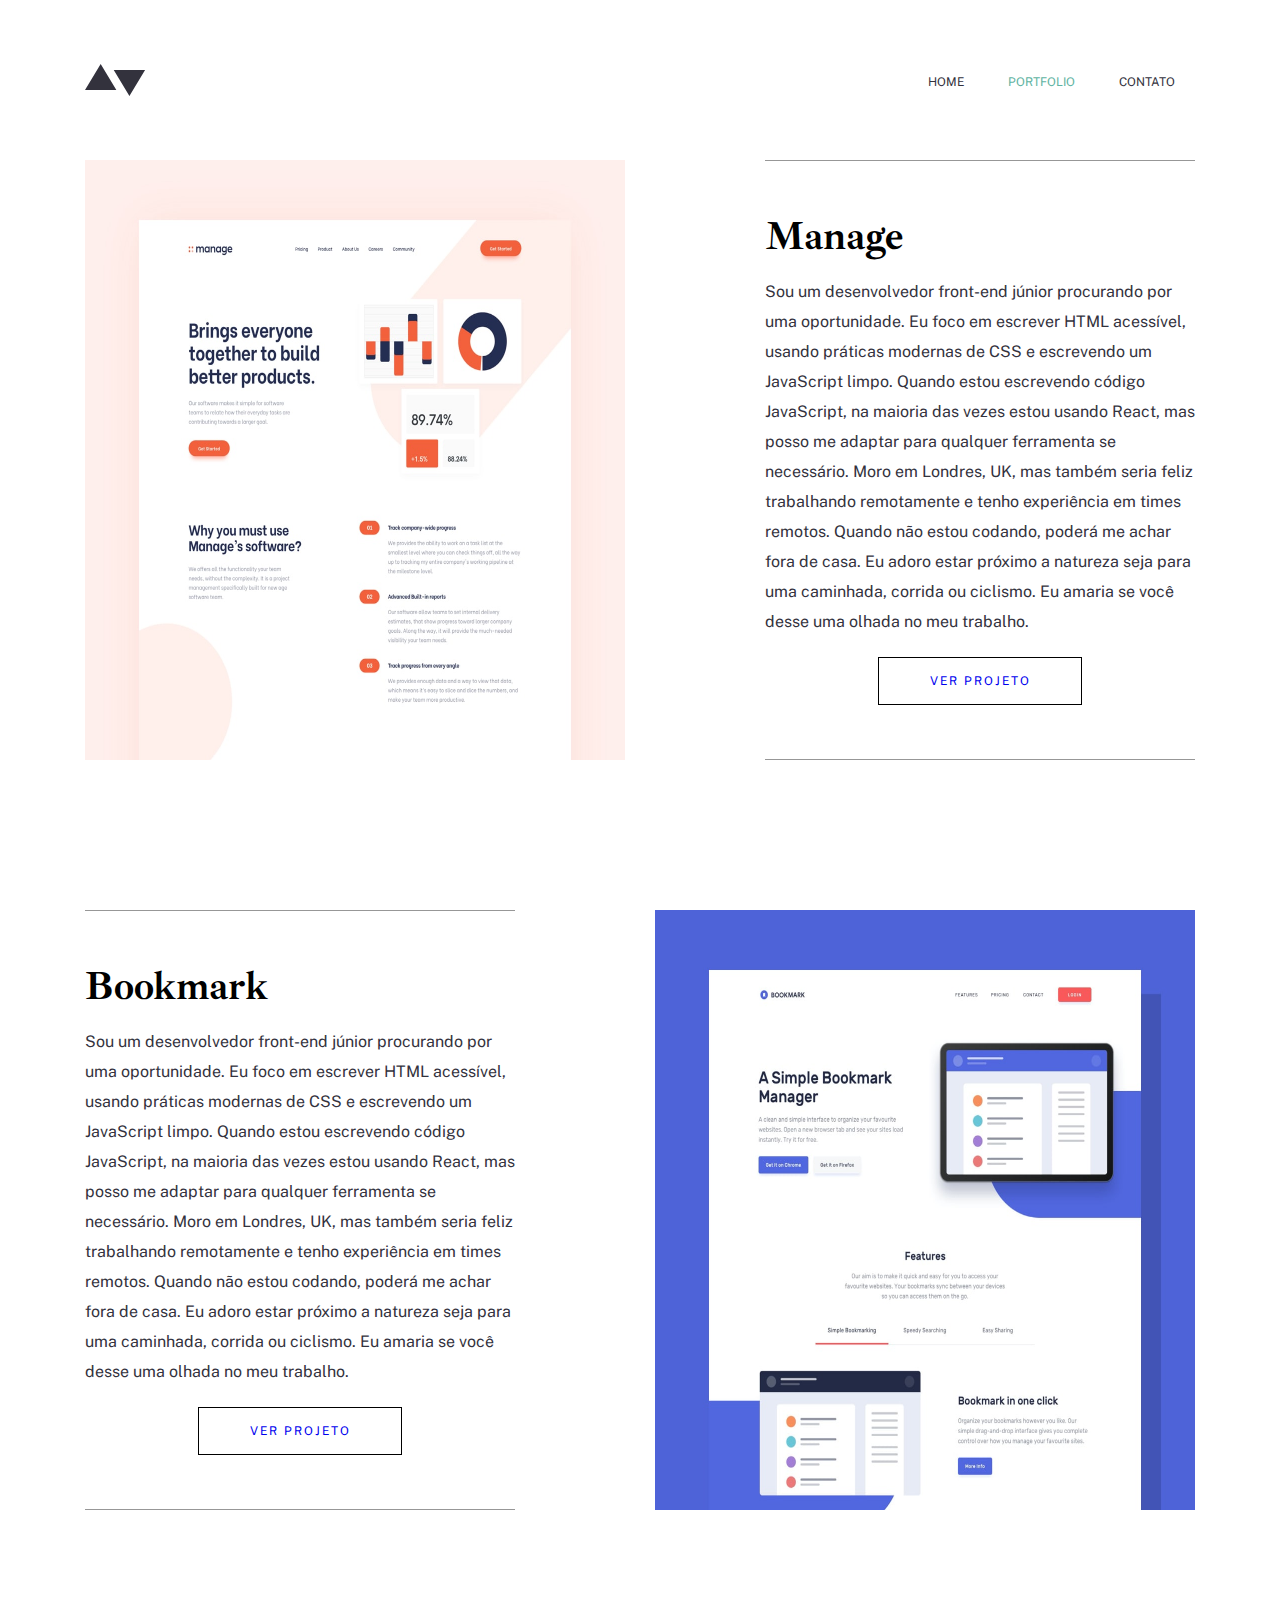
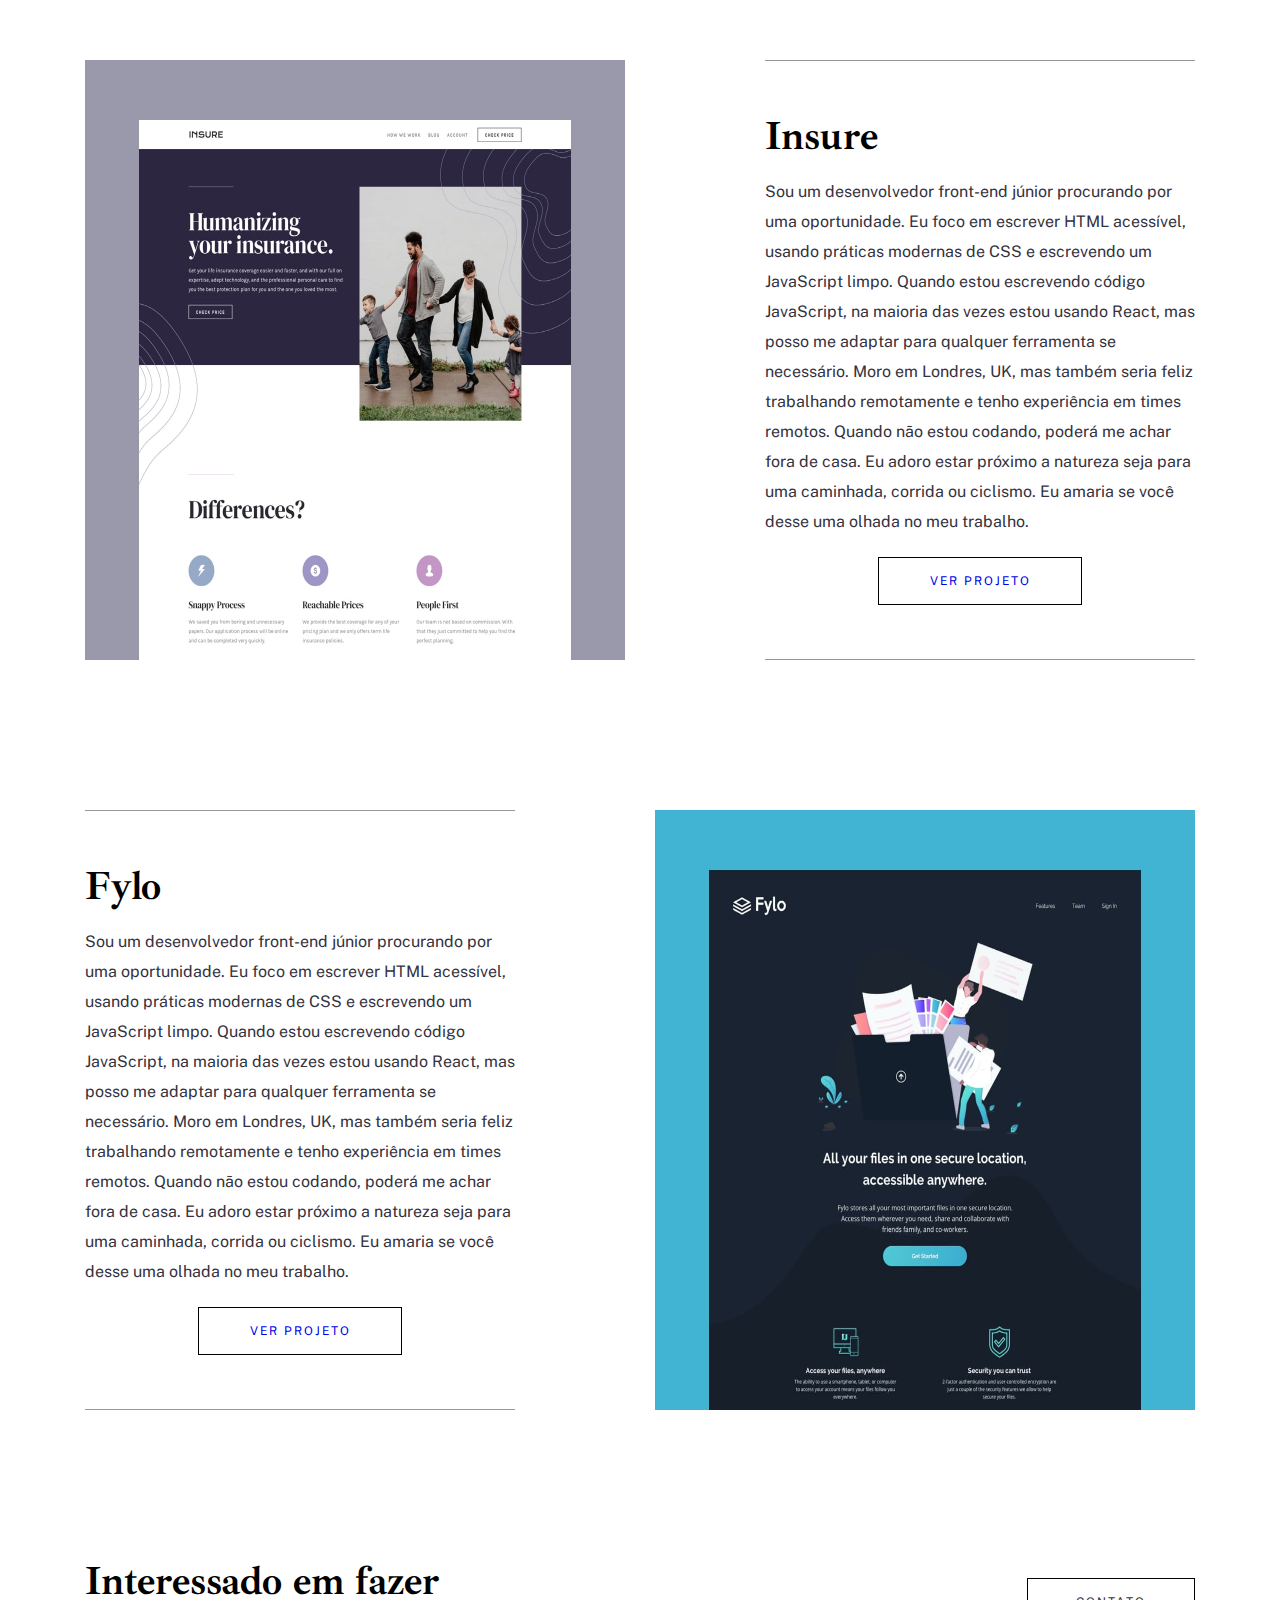
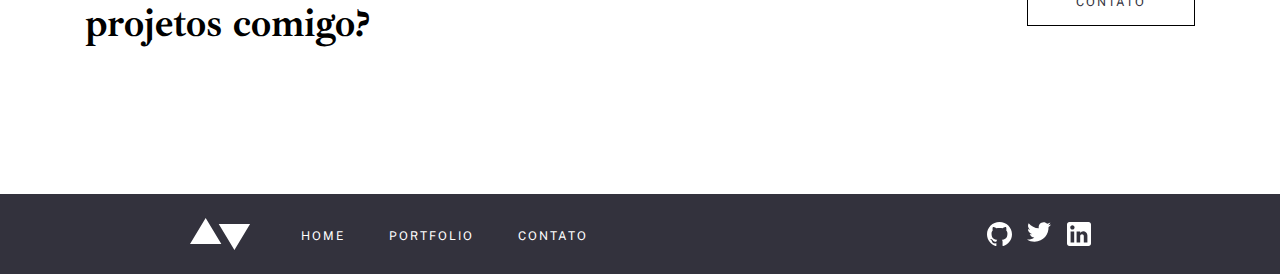
<file: pages/portfolio/index.html>
<!DOCTYPE html>
<html lang="pt-br">

<head>
    <meta charset="UTF-8">
    <meta http-equiv="X-UA-Compatible" content="IE=edge">
    <meta name="viewport" content="width=device-width, initial-scale=1.0">
    <title>Portfolio</title>

    <link rel="stylesheet" href="../../css/global.css">
    <link rel="stylesheet" href="style.css">

    <link rel="preconnect" href="https://fonts.googleapis.com">
    <link rel="preconnect" href="https://fonts.gstatic.com" crossorigin>
    <link
        href="https://fonts.googleapis.com/css2?family=Public+Sans:ital,wght@0,100;0,200;0,300;0,400;0,500;0,600;0,700;0,800;0,900;1,100;1,200;1,300;1,400;1,500;1,600;1,700;1,800;1,900&display=swap"
        rel="stylesheet">

    <link rel="preconnect" href="https://fonts.googleapis.com">
    <link rel="preconnect" href="https://fonts.gstatic.com" crossorigin>
    <link
        href="https://fonts.googleapis.com/css2?family=Ibarra+Real+Nova:ital,wght@0,400;0,500;0,600;0,700;1,400;1,500;1,600;1,700&display=swap"
        rel="stylesheet">
</head>

<body>
    <header>
        <div class="div-header">
            <img src="../../assets/icons/Combined Shape.svg" alt="ícone setas combinadas">
            <nav class="nav-header font-family-public-sans">
                <a class="nav-home" href="../../index.html">HOME</a>
                <a class="nav-portfolio" href="#">PORTFOLIO</a>
                <a href="../contato/index.html">CONTATO</a>
            </nav>
        </div>
    </header>
    <main>
        <section class="manage section">
            <img class="section-img" src="../../assets/portfolio/manage/image-portfolio-manage.jpg"
                alt="foto de perfil">
            <div class="section-div">
                <div class="rectangle rectangle-up"></div>
                <div class="section-text">
                    <div class="section-text-titulo margin-bottom-20 font-family-ibarra">Manage</div>
                    <div class="section-text-corpo margin-bottom-20 font-family-public-sans">Sou um desenvolvedor
                        front-end júnior
                        procurando por uma
                        oportunidade. Eu foco em escrever HTML acessível, usando práticas modernas de CSS e escrevendo
                        um JavaScript limpo. Quando estou escrevendo código JavaScript, na maioria das vezes estou
                        usando React, mas posso me adaptar para qualquer ferramenta se necessário.
                        Moro em Londres, UK, mas também seria feliz trabalhando remotamente e tenho experiência em times
                        remotos. Quando não estou codando, poderá me achar fora de casa. Eu adoro estar próximo a
                        natureza seja para uma caminhada, corrida ou ciclismo. Eu amaria se você desse uma olhada no meu
                        trabalho.
                    </div>
                    <a class="section-text-botton font-family-public-sans" href="../portfolio-01-manage/index.html">ver
                        projeto</a>

                </div>
                <div class="rectangle rectangle-down"></div>
            </div>
        </section>
        <section class="bookmark section">
            <div class="section-div">
                <div class="rectangle rectangle-up"></div>
                <div class="section-text">
                    <div class="section-text-titulo margin-bottom-20 font-family-ibarra">Bookmark</div>
                    <div class="section-text-corpo margin-bottom-20 font-family-public-sans">Sou um desenvolvedor
                        front-end júnior
                        procurando por uma
                        oportunidade. Eu foco em escrever HTML acessível, usando práticas modernas de CSS e escrevendo
                        um JavaScript limpo. Quando estou escrevendo código JavaScript, na maioria das vezes estou
                        usando React, mas posso me adaptar para qualquer ferramenta se necessário.
                        Moro em Londres, UK, mas também seria feliz trabalhando remotamente e tenho experiência em times
                        remotos. Quando não estou codando, poderá me achar fora de casa. Eu adoro estar próximo a
                        natureza seja para uma caminhada, corrida ou ciclismo. Eu amaria se você desse uma olhada no meu
                        trabalho.
                    </div>
                    <a class="section-text-botton font-family-public-sans"
                        href="../portfolio-02-bookmark/index.html">ver projeto</a>

                </div>
                <div class="rectangle rectangle-down"></div>
            </div>
            <img class="section-img" src="../../assets/portfolio/bookmark/image-portfolio-bookmark.jpg"
                alt="foto de perfil">
        </section>
        <section class="insure section">
            <img class="section-img" src="../../assets/portfolio/insure/image-portfolio-insure.jpg"
                alt="foto de perfil">
            <div class="section-div">
                <div class="rectangle rectangle-up"></div>
                <div class="section-text">
                    <div class="section-text-titulo margin-bottom-20 font-family-ibarra">Insure</div>
                    <div class="section-text-corpo margin-bottom-20 font-family-public-sans">Sou um desenvolvedor
                        front-end júnior
                        procurando por uma
                        oportunidade. Eu foco em escrever HTML acessível, usando práticas modernas de CSS e escrevendo
                        um JavaScript limpo. Quando estou escrevendo código JavaScript, na maioria das vezes estou
                        usando React, mas posso me adaptar para qualquer ferramenta se necessário.
                        Moro em Londres, UK, mas também seria feliz trabalhando remotamente e tenho experiência em times
                        remotos. Quando não estou codando, poderá me achar fora de casa. Eu adoro estar próximo a
                        natureza seja para uma caminhada, corrida ou ciclismo. Eu amaria se você desse uma olhada no meu
                        trabalho.
                    </div>
                    <a class="section-text-botton font-family-public-sans" href="../portfolio-03-insure/index.html">ver
                        projeto</a>
                </div>
                <div class="rectangle rectangle-down"></div>
            </div>
        </section>
        <section class="fylo section">
            <div class="section-div">
                <div class="rectangle rectangle-up"></div>
                <div class="section-text">
                    <div class="section-text-titulo margin-bottom-20 font-family-ibarra">Fylo</div>
                    <div class="section-text-corpo margin-bottom-20 font-family-public-sans">Sou um desenvolvedor
                        front-end júnior
                        procurando por uma
                        oportunidade. Eu foco em escrever HTML acessível, usando práticas modernas de CSS e escrevendo
                        um JavaScript limpo. Quando estou escrevendo código JavaScript, na maioria das vezes estou
                        usando React, mas posso me adaptar para qualquer ferramenta se necessário.
                        Moro em Londres, UK, mas também seria feliz trabalhando remotamente e tenho experiência em times
                        remotos. Quando não estou codando, poderá me achar fora de casa. Eu adoro estar próximo a
                        natureza seja para uma caminhada, corrida ou ciclismo. Eu amaria se você desse uma olhada no meu
                        trabalho.
                    </div>
                    <a class="section-text-botton font-family-public-sans" href="../portfolio-04-fylo/index.html">ver
                        projeto</a>

                </div>
                <div class="rectangle rectangle-down"></div>
            </div>
            <img class="section-img" src="../../assets/portfolio/fylo/image-portfolio-fylo.jpg" alt="foto de perfil">
        </section>
    </main>
    <footer>
        <div class="contact">
            <div class="contact-interest font-family-ibarra">Interessado em fazer projetos comigo?</div>
            <a class="contact-button font-family-public-sans" href="../contato/index.html">contato</a>
        </div>
        <div class="div-footer">
            <div class="div-footer-navs">
                <img src="../../assets/icons/Combined Shape 2.svg" alt="ícone setas combinadas">
                <nav class="nav-footer font-family-public-sans">
                    <a href="../../index.html">HOME</a>
                    <a href="#">PORTFOLIO</a>
                    <a href="../contato/index.html">CONTATO</a>
                </nav>
            </div>
            <div class="div-socials">
                <a href="https://github.com/vitordacio" target="_blank"><img src="../../assets/icons/github-light.svg"
                        alt="GitHub"></a>
                <a href=""><img src="../../assets/icons/twitter-light.svg" alt="Twitter"></a>
                <a href="https://www.linkedin.com/in/vitordacio/" target="_blank"><img
                        src="../../assets/icons/linkedin-light.svg" alt="Linkedin"></a>
            </div>
        </div>
    </footer>
</body>

</html>
</file>
<file: css/global.css>
/*-------------------------------------------------------*/

* {
    margin: 0;
    padding: 0;
    box-sizing: border-box;
}

body {
    display: flex;
    flex-direction: column;
    height: 100vh;
}

a {
    text-decoration: none;
}

.font-family-public-sans {
    font-family: 'Public Sans', sans-serif;
}

.font-family-ibarra {
    font-family: 'Ibarra Real Nova', sans-serif;
}

.margin-bottom-10 {
    margin-bottom: 10px;
}

.margin-bottom-20 {
    margin-bottom: 20px;
}

.margin-bottom-40 {
    margin-bottom: 40px;
}

.margin-bottom-150 {
    margin-bottom: 150px;
}

/*-------------------------------------------------------*/
header {
    display: flex;
    justify-content: center;
    align-items: center;

    padding: 64px;
}

.div-header {
    display: flex;
    justify-content: space-between;
    align-items: center;

    width: 1110px;
}

.nav-header a {
    text-decoration: none;

    font-size: 12px;
    padding: 0px 20px;
    width: 68px;
    height: 14px;

    color: #33323D;
}

main {
    display: flex;
    flex-direction: column;
    align-items: center;
}

.section {
    position: relative;
    display: flex;
    justify-content: space-between;

    width: 1110px;
    height: 600px;
    margin-bottom: 150px;
}

.section-img {
    display: block;

    width: 540px;
    height: 600px;
}

.section-div {
    width: 430px;
    height: 600px;
    display: flex;
    align-items: center;
}

.section-text {
    display: flex;
    flex-direction: column;
    position: relative;

}

.section-text-titulo {
    font-style: normal;
    font-weight: 700;
    font-size: 40px;
    line-height: 42px;

}

.section-text-corpo {
    font-style: normal;
    font-weight: 400;
    font-size: 16px;
    line-height: 30px;


    color: #33323D;
}

.section-text-links {
    display: block;

    font-weight: 700;
    font-size: 16px;
    line-height: 30px;

    color: #5FB4A2;

}

.section-text-botton {
    display: flex;
    justify-content: center;
    align-items: center;
    margin: auto;

    width: 204px;
    height: 48px;
    border: 1px solid black;
    text-decoration: none;

    font-style: normal;
    font-weight: 400;
    font-size: 12px;
    line-height: 14px;
    letter-spacing: 2px;
    text-transform: uppercase;
}

.section-text-botton:hover {
    background-color: #33323D;
    color: #FAFAFA;
}

.rectangle {
    width: 430px;
    height: 1px;
    background-color: #979797;
}

.rectangle-up {
    position: absolute;
    top: 0;
}

.rectangle-down {
    position: absolute;
    bottom: 0;
}

.rectangle-port {
    width: 1110px;
}


footer {
    display: flex;
    flex-direction: column;
    justify-content: center;
    align-items: center;

    gap: 150px;
}

.contact {
    display: flex;
    justify-content: space-between;
    align-items: center;

    width: 1110px;
    height: 84px;

}

.contact-interest {
    font-style: normal;

    font-weight: 700;
    font-size: 40px;
    line-height: 42px;
    width: 367px;
    height: 84px;
}

.contact-button {
    display: flex;
    justify-content: center;
    align-items: center;
    border: 1px solid black;

    width: 168px;
    height: 48px;

    font-style: normal;
    font-weight: 400;
    font-size: 12px;
    line-height: 14px;
    letter-spacing: 2px;
    text-transform: uppercase;
    color: #33323D;
}

.contact-button:hover {
    background-color: #33323D;
    color: #FAFAFA;
}

.div-footer {
    display: flex;
    justify-content: space-around;
    align-items: center;

    height: 80px;
    width: 100%;

    background-color: #33323D;
}

.div-footer-navs {
    display: flex;
    justify-content: center;
    align-items: center;

    gap: 30px;
}

.div-footer-navs>img {
    width: 61px;
    height: 32px;
}


.nav-footer a {
    margin: 20px;
    font-style: normal;
    font-weight: 400;
    font-size: 12px;
    line-height: 14px;
    letter-spacing: 2px;
    text-transform: uppercase;
    color: #FFFFFF;
}

.div-socials {
    display: flex;
    justify-content: space-between;

    width: 104px;
    height: 24px;
}

.port-img {
    width: 1110px;
    height: 500px;
}

.port {
    display: flex;
    justify-content: space-between;


    width: 1110px;
}

.section-div-port {
    display: flex;
    flex-direction: column;
    justify-content: space-between;


    width: 430px;
    height: 498px;
}

.section-div-port .section-text-botton {
    margin: 0;
}

.port-right {
    display: flex;
    flex-direction: column;

    width: 635px;
    height: 1192px;
}

.port-right-project-title {
    font-style: normal;
    font-weight: 400;
    font-size: 32px;
    line-height: 42px;

    color: #33323D;
}

.port-right-project-p {
    font-style: normal;
    font-weight: 400;
    font-size: 15px;
    line-height: 30px;
}

.port-right-project-p span {
    text-decoration: underline;
}

.port-right-previews-img {
    width: 100%;
    margin-bottom: 32px;
}

.nav-port {
    display: flex;
    flex-direction: column;
    justify-content: space-between;

    height: 132px;
}

.nav-port-content {
    display: flex;
    justify-content: space-between;
}


.nav-port-preview-next a {
    display: flex;
    justify-content: space-between;
    align-items: center;


    width: 162px;
    height: 66px;
}


.nav-port-preview-next img {
    width: 8px;
    height: 16px;
}

.nav-port-preview-next-text {
    width: 122px;
    height: 100%;
}

.nav-port-preview-next-text h1 {
    font-style: normal;
    font-weight: 400;
    font-size: 32px;
    line-height: 36px;

    color: #33323D;
}

.nav-port-preview-next-text p {
    font-style: normal;
    font-weight: 400;
    font-size: 16px;
    line-height: 30px;

    color: #33323D;
}
</file>
<file: style.css>
.nav-header .nav-home {
    color: #5FB4A2;
}

.hero img {
    display: block;

    width: 1110px;
}

.ola {
    position: absolute;
    bottom: 0;
    left: 0;
    width: 445px;
    height: 357px;

    padding-top: 56px;
    padding-left: 27px;
    padding-right: 28px;

    background-color: #FAFAFA;
}

.ola>p {
    font-style: normal;

    font-weight: 700;
    font-size: 50px;
    line-height: 50px;
}

.card-about {
    display: flex;
    align-items: center;
    position: absolute;
    bottom: 0;
    left: 0;

    width: 200px;
    height: 48px;

    background-color: #203A4C;
}

.card-about:hover {
    background-image: linear-gradient(to right, #55a2937e 10%, #5FB4A2);
    /* background-color: #5FB4A2; */
}

.card-about-image {
    display: flex;
    justify-content: center;
    align-items: center;

    width: 48px;
    height: 48px;

}

.card-about-image img {
    display: block;

    width: 16px;
}

.card-about-p {
    display: flex;
    flex-direction: column;
    justify-content: center;
    align-items: center;

    font-style: normal;
    text-align: center;
    text-transform: uppercase;

    width: 152px;
    font-weight: 400;
    font-size: 12px;
    line-height: 14px;
    letter-spacing: 2px;

    color: #FFFFFF;
}
</file>
<file: pages/contato/style.css>
.rectangle-contact {
    width: 1110px;
    height: 1px;
    background-color: #979797;
}

.contact-section {
    display: flex;
    justify-content: space-between;
    width: 1110px;
}

.contact-section h1 {
    font-style: normal;
    font-weight: 700;
    font-size: 40px;
    line-height: 42px;

    color: #33323D;
}

.contact-section h2 {
    font-style: normal;
    font-weight: 700;
    font-size: 13px;
    line-height: 30px;

    color: #33323D;
}

.contact-section p {
    font-style: normal;
    font-weight: 400;
    font-size: 16px;
    line-height: 30px;

    color: #33323D;
}

.entry-right {
    width: 635px;
    height: 100%;
}



.receive {
    height: 426px;
}

.input-contact {
    width: 635px;
    height: 100%;

}

.input-contact input {
    width: 100%;
    background-color: #E6E6E7;
    outline: none;
    padding: 10px;
    border: none;
}

.contact-name input {
    height: 48px;

}

.contact-email input {
    height: 48px;
}

.contact-message input {
    height: 96px;
}

.contact-button {
    background-color: #203A4C;
    color: #FAFAFA;
    border: none;
}

.contact-button:hover {
    background-color: #5FB4A2;
    color: #FAFAFA;
    border: none;
}
</file>
<file: pages/home/style.css>
.nav-header .nav-home {
    color: #5FB4A2;
}

.hero img {
    display: block;

    width: 1110px;
}

.ola {
    position: absolute;
    bottom: 0;
    left: 0;
    width: 445px;
    height: 357px;

    padding-top: 56px;
    padding-left: 27px;
    padding-right: 28px;

    background-color: #FAFAFA;
}

.ola>p {
    font-style: normal;

    font-weight: 700;
    font-size: 50px;
    line-height: 50px;
}

.card-about {
    display: flex;
    align-items: center;
    position: absolute;
    bottom: 0;
    left: 0;

    width: 200px;
    height: 48px;

    background-color: #203A4C;
}

.card-about:hover {
    background-image: linear-gradient(to right, #55a2937e 10%, #5FB4A2);
    /* background-color: #5FB4A2; */
}

.card-about-image {
    display: flex;
    justify-content: center;
    align-items: center;

    width: 48px;
    height: 48px;

}

.card-about-image img {
    display: block;

    width: 16px;
}

.card-about-p {
    display: flex;
    flex-direction: column;
    justify-content: center;
    align-items: center;

    font-style: normal;
    text-align: center;
    text-transform: uppercase;

    width: 152px;
    font-weight: 400;
    font-size: 12px;
    line-height: 14px;
    letter-spacing: 2px;

    color: #FFFFFF;
}
</file>
<file: pages/portfolio-01-manage/style.css>
.nav-header .nav-portfolio {
    color: #5FB4A2;
}
</file>
<file: pages/portfolio-02-bookmark/style.css>
.nav-header .nav-portfolio {
    color: #5FB4A2;
}
</file>
<file: pages/portfolio-03-insure/style.css>
.nav-header .nav-portfolio {
    color: #5FB4A2;
}
</file>
<file: pages/portfolio-04-fylo/style.css>
.nav-header .nav-portfolio {
    color: #5FB4A2;
}
</file>
<file: pages/portfolio/style.css>
.nav-header .nav-portfolio {
    color: #5FB4A2;
}
</file>
